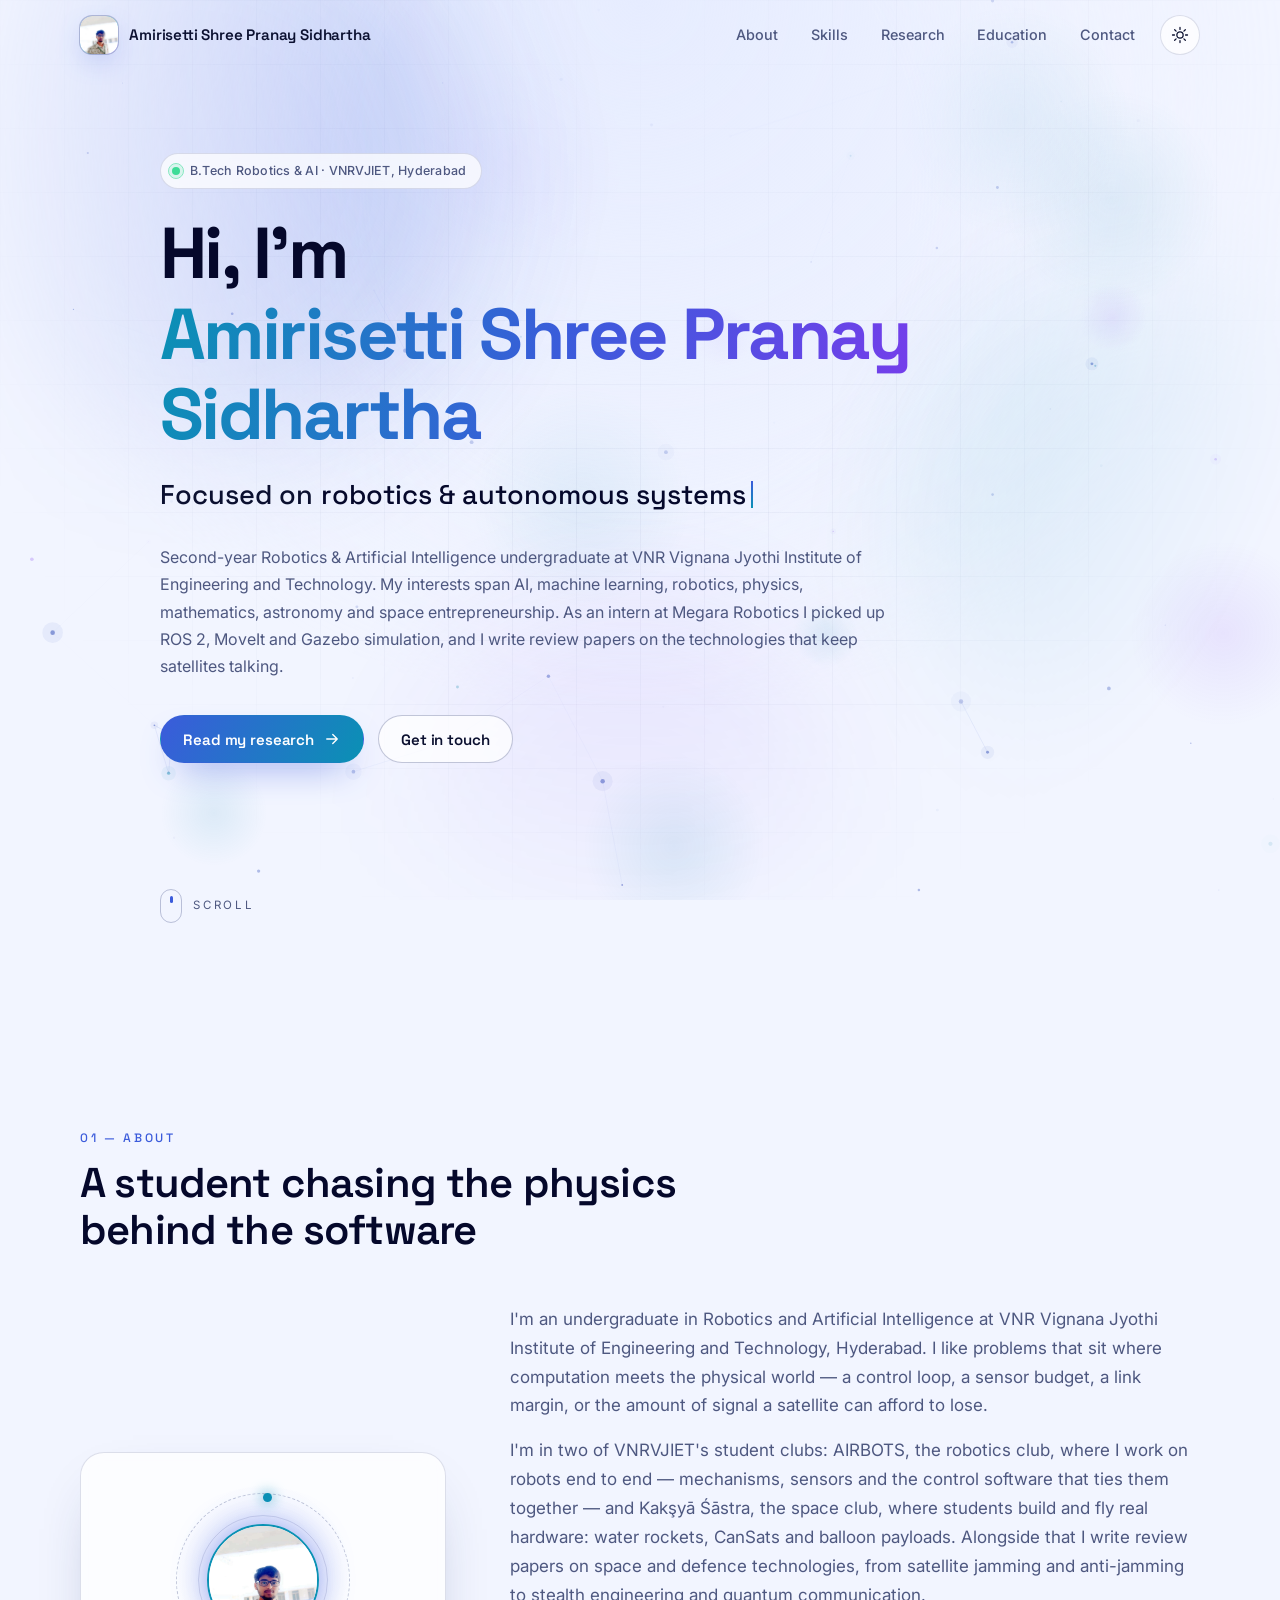
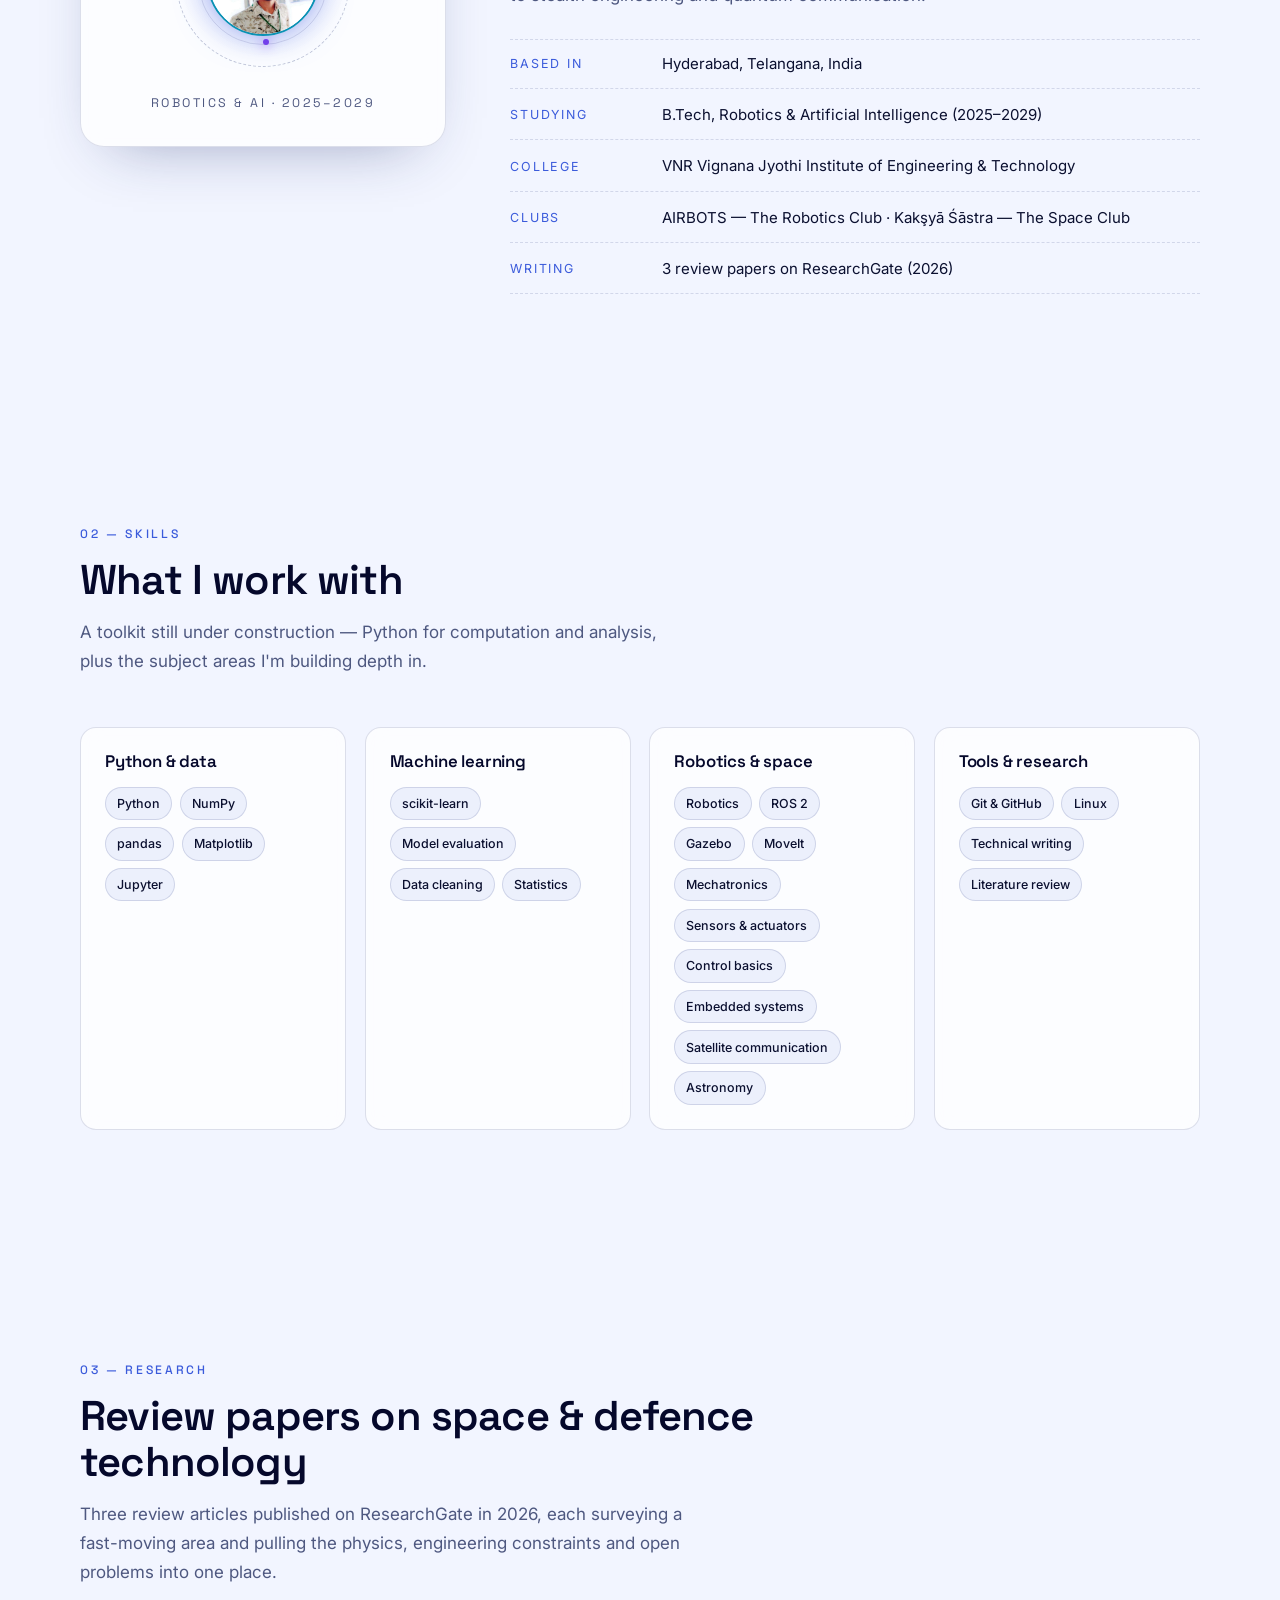
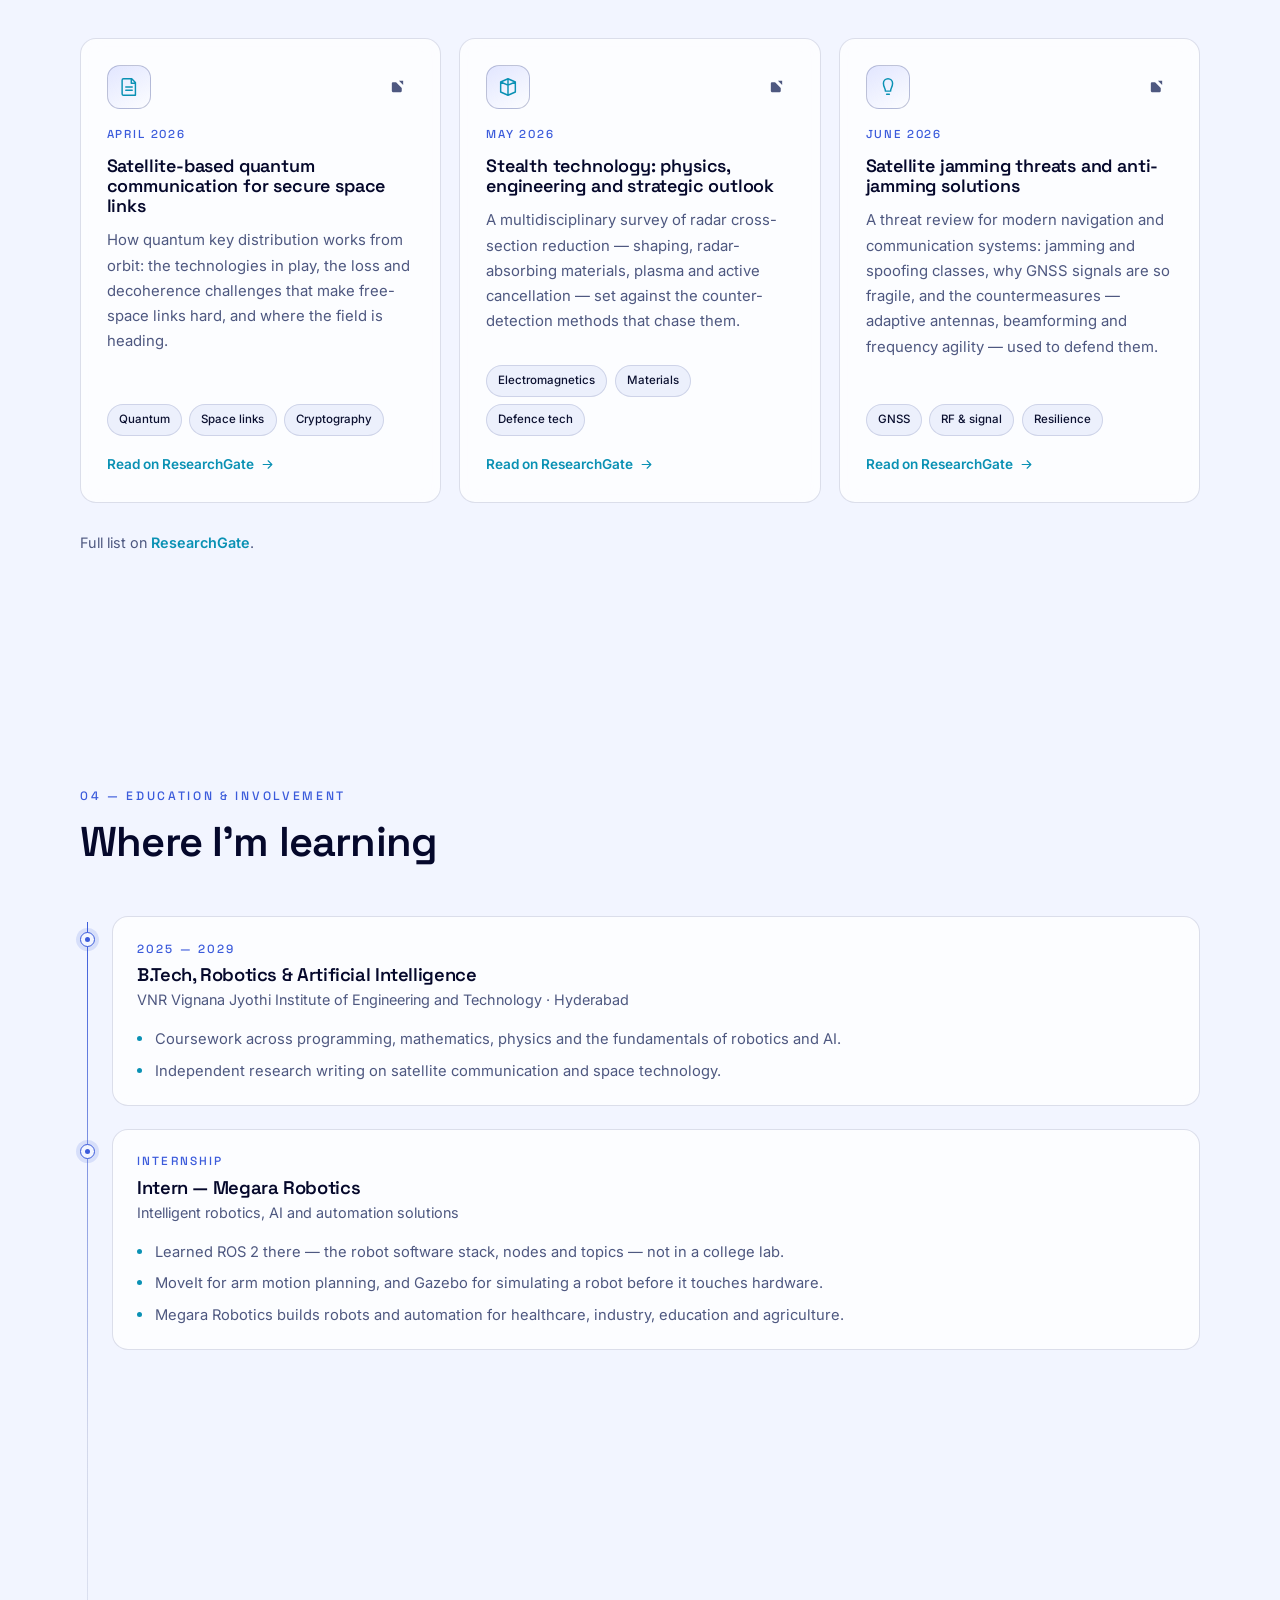
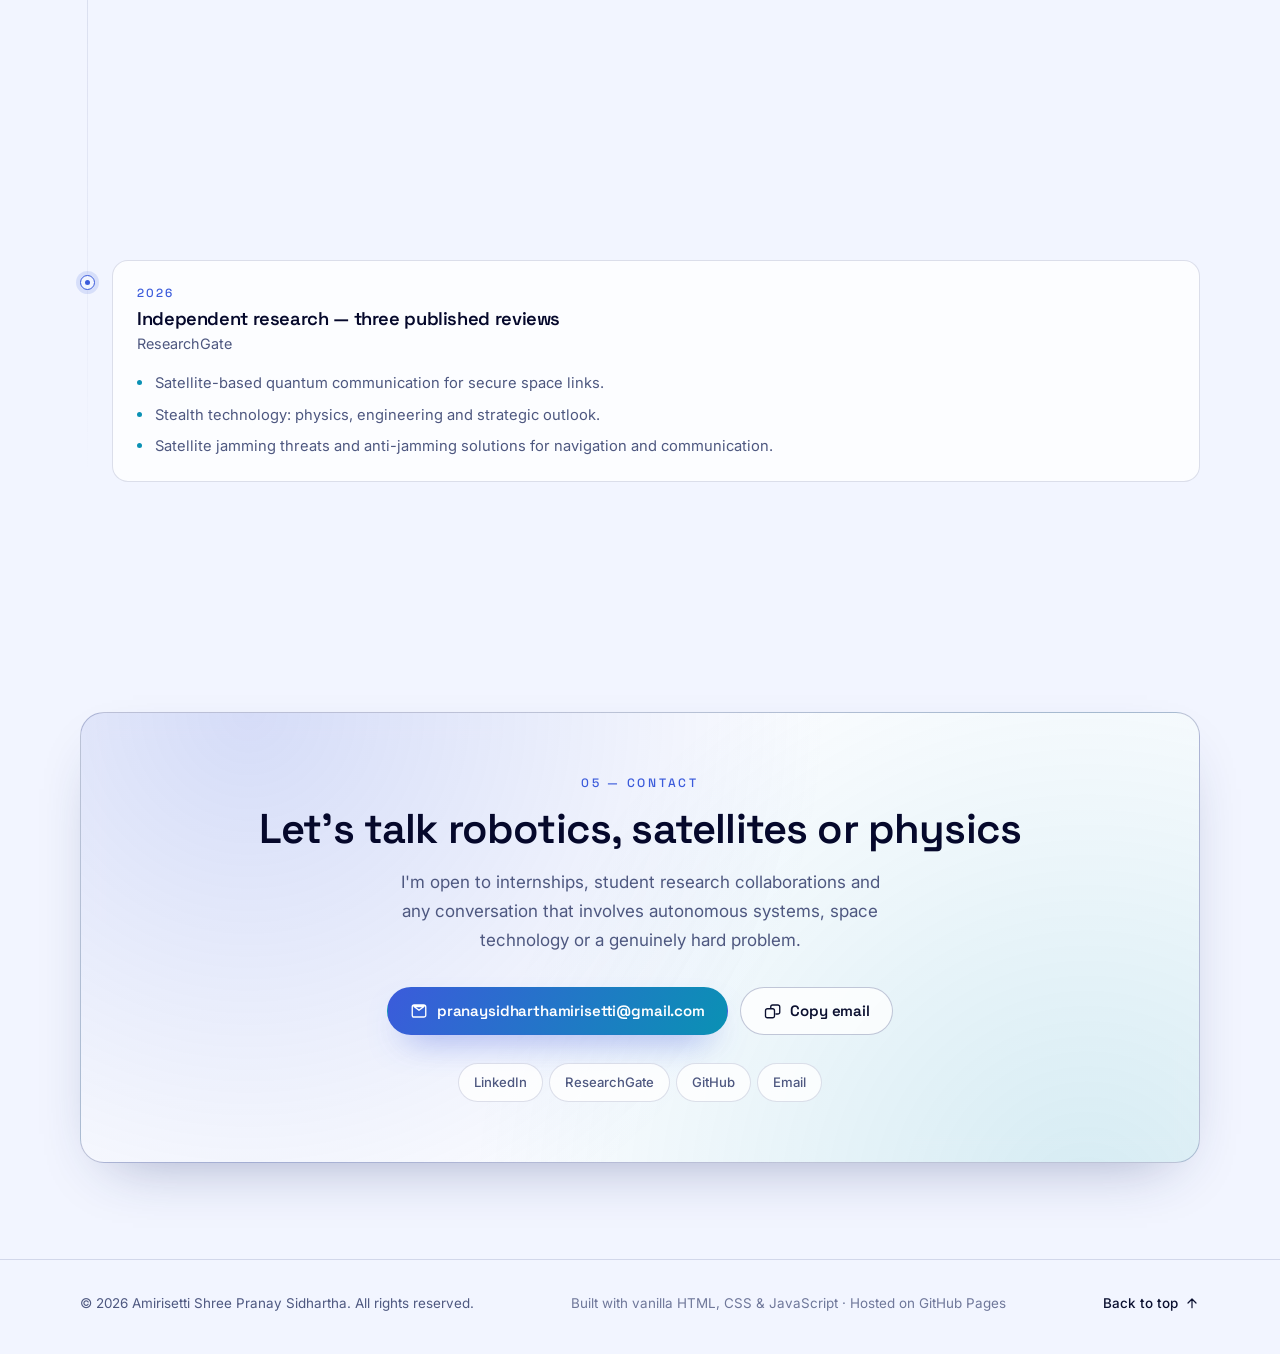
<file: index.html>
<!DOCTYPE html>
<html lang="en" data-theme="dark">
<head>
  <meta charset="utf-8" />
  <meta name="viewport" content="width=device-width, initial-scale=1" />

  <title>Amirisetti Shree Pranay Sidhartha | Robotics &amp; AI</title>
  <meta name="description" content="Amirisetti Shree Pranay Sidhartha — B.Tech Robotics & Artificial Intelligence student at VNRVJIET, Hyderabad. Research on satellite communication, stealth technology and quantum links. Member of AIRBOTS Robotics Club and Kakşyā Śāstra." />
  <meta name="author" content="Amirisetti Shree Pranay Sidhartha" />
  <meta name="theme-color" content="#05060f" />
  <meta name="color-scheme" content="dark light" />

  <!-- Open Graph / social preview -->
  <meta property="og:type" content="website" />
  <meta property="og:title" content="Amirisetti Shree Pranay Sidhartha | Robotics & AI" />
  <meta property="og:description" content="Robotics & AI undergraduate at VNRVJIET, Hyderabad. Space-systems research, member of AIRBOTS Robotics Club and Kakşyā Śāstra." />
  <meta property="og:url" content="./" />
  <meta name="twitter:card" content="summary_large_image" />
  <meta name="twitter:title" content="Amirisetti Shree Pranay Sidhartha | Robotics & AI" />
  <meta name="twitter:description" content="Robotics & AI undergraduate at VNRVJIET, Hyderabad. Space-systems research, member of AIRBOTS Robotics Club and Kakşyā Śāstra." />

  <link rel="icon" href="assets/favicon.svg" type="image/svg+xml" />
  <link rel="apple-touch-icon" href="assets/favicon.svg" />

  <link rel="preconnect" href="https://fonts.googleapis.com" />
  <link rel="preconnect" href="https://fonts.gstatic.com" crossorigin />
  <link href="https://fonts.googleapis.com/css2?family=Space+Grotesk:wght@400;500;600;700&family=Inter:wght@400;500;600&display=swap" rel="stylesheet" />

  <link rel="stylesheet" href="assets/css/styles.css" />

  <script>
    // Apply the saved theme before first paint to avoid a flash of the wrong theme.
    (function () {
      try {
        var saved = localStorage.getItem("theme");
        var prefersLight = window.matchMedia("(prefers-color-scheme: light)").matches;
        document.documentElement.setAttribute("data-theme", saved || (prefersLight ? "light" : "dark"));
      } catch (e) { /* localStorage unavailable - keep default */ }
    })();
  </script>

  <script type="application/ld+json">
    {
      "@context": "https://schema.org",
      "@type": "Person",
      "name": "Amirisetti Shree Pranay Sidhartha",
      "jobTitle": "Robotics & Artificial Intelligence Undergraduate",
      "affiliation": {
        "@type": "CollegeOrUniversity",
        "name": "VNR Vignana Jyothi Institute of Engineering and Technology"
      },
      "memberOf": [
        {
          "@type": "Organization",
          "name": "AIRBOTS — The Robotics Club of VNRVJIET"
        },
        {
          "@type": "Organization",
          "name": "Kakşyā Śāstra — The Space Club of VNRVJIET"
        }
      ],
      "url": "./",
      "sameAs": [
        "https://www.linkedin.com/in/shreepranaysidharthaamirisetti292007",
        "https://github.com/pranaysidharthamirisetti-cyber",
        "https://www.researchgate.net/profile/Amirisetti-Sidhartha"
      ],
      "knowsAbout": ["Artificial Intelligence", "Machine Learning", "Robotics", "ROS 2", "Gazebo simulation", "MoveIt motion planning", "Astronomy", "Space Systems", "Physics", "Mathematics"]
    }
  </script>
</head>
<body>
  <a class="skip-link" href="#main">Skip to content</a>

  <!-- Live space background -->
  <canvas id="space" class="space-canvas" aria-hidden="true"></canvas>
  <div class="aurora" aria-hidden="true">
    <span class="orb orb-1"></span>
    <span class="orb orb-2"></span>
    <span class="orb orb-3"></span>
  </div>
  <div class="scroll-progress" aria-hidden="true"><span id="progressBar"></span></div>

  <header class="site-header" id="top">
    <nav class="nav container" aria-label="Primary">
      <a class="brand" href="#top" aria-label="Amirisetti Shree Pranay Sidhartha - home">
        <span class="brand-mark" aria-hidden="true"><img class="brand-avatar" src="assets/myphoto.jpeg" alt="" /></span>
        <span class="brand-text">Amirisetti Shree Pranay Sidhartha</span>
      </a>

      <button class="nav-toggle" id="navToggle" aria-expanded="false" aria-controls="navLinks" aria-label="Toggle navigation">
        <span></span><span></span><span></span>
      </button>

      <ul class="nav-links" id="navLinks">
        <li><a href="#about" class="nav-link">About</a></li>
        <li><a href="#skills" class="nav-link">Skills</a></li>
        <li><a href="#research" class="nav-link">Research</a></li>
        <li><a href="#education" class="nav-link">Education</a></li>
        <li><a href="#contact" class="nav-link">Contact</a></li>
        <li>
          <button class="theme-toggle" id="themeToggle" type="button" aria-label="Switch to light theme" aria-pressed="false">
            <svg class="icon-moon" viewBox="0 0 24 24" aria-hidden="true" focusable="false">
              <path d="M21 12.8A9 9 0 1 1 11.2 3a7 7 0 0 0 9.8 9.8Z" />
            </svg>
            <svg class="icon-sun" viewBox="0 0 24 24" aria-hidden="true" focusable="false">
              <circle cx="12" cy="12" r="4.2" />
              <path d="M12 2v2.6M12 19.4V22M2 12h2.6M19.4 12H22M4.9 4.9l1.9 1.9M17.2 17.2l1.9 1.9M19.1 4.9l-1.9 1.9M6.8 17.2l-1.9 1.9" />
            </svg>
          </button>
        </li>
      </ul>
    </nav>
  </header>

  <main id="main">
    <!-- ================= HERO ================= -->
    <section class="hero" id="home">
      <div class="container hero-inner">
        <p class="eyebrow reveal">
          <span class="pulse-dot" aria-hidden="true"></span>
          <span data-edit="Hero — small line above your name">B.Tech Robotics &amp; AI · VNRVJIET, Hyderabad</span>
        </p>

        <h1 class="hero-title reveal">
          Hi, I'm <span class="gradient-text" data-edit="Hero — your name (new line = line break)" data-edit-breaks="1">Amirisetti Shree Pranay Sidhartha</span>
        </h1>

        <p class="hero-role reveal">
          <span class="role-prefix">Focused on</span>
          <span class="role-swap" aria-live="polite">
            <span class="role-word is-active" data-edit="Hero — rotating phrase 1">robotics &amp; autonomous systems</span>
            <span class="role-word" data-edit="Hero — rotating phrase 2">AI &amp; machine learning</span>
            <span class="role-word" data-edit="Hero — rotating phrase 3">space systems &amp; satellite links</span>
            <span class="role-word" data-edit="Hero — rotating phrase 4">physics-informed engineering</span>
          </span>
        </p>

        <p class="hero-copy reveal" data-edit="Hero — intro paragraph">
          Second-year Robotics &amp; Artificial Intelligence undergraduate at VNR Vignana Jyothi
          Institute of Engineering and Technology. My interests span AI, machine learning, robotics,
          physics, mathematics, astronomy and space entrepreneurship. As an intern at Megara Robotics
          I picked up ROS 2, MoveIt and Gazebo simulation, and I write review papers on the
          technologies that keep satellites talking.
        </p>

        <div class="hero-actions reveal">
          <a class="btn btn-primary" href="#research">
            <span data-edit="Hero — main button label">Read my research</span>
            <svg viewBox="0 0 24 24" aria-hidden="true"><path d="M5 12h13M13 6l6 6-6 6" /></svg>
          </a>
          <a class="btn btn-ghost" href="#contact">
            <span data-edit="Hero — second button label">Get in touch</span>
          </a>
        </div>

        <ul class="social-row reveal" aria-label="Social links">
          <li>
            <a href="https://github.com/pranaysidharthamirisetti-cyber" data-edit-url="GitHub profile" target="_blank" rel="noopener noreferrer" aria-label="GitHub">
              <svg viewBox="0 0 24 24" aria-hidden="true"><path d="M12 2a10 10 0 0 0-3.16 19.49c.5.09.68-.22.68-.48v-1.7c-2.78.6-3.37-1.34-3.37-1.34-.45-1.16-1.11-1.47-1.11-1.47-.9-.62.07-.6.07-.6 1 .07 1.53 1.03 1.53 1.03.89 1.53 2.34 1.09 2.91.83.09-.65.35-1.09.63-1.34-2.22-.25-4.56-1.11-4.56-4.95 0-1.09.39-1.99 1.03-2.69-.1-.25-.45-1.27.1-2.65 0 0 .84-.27 2.75 1.03a9.4 9.4 0 0 1 5 0c1.91-1.3 2.75-1.03 2.75-1.03.55 1.38.2 2.4.1 2.65.64.7 1.03 1.6 1.03 2.69 0 3.85-2.35 4.7-4.58 4.94.36.31.68.92.68 1.86v2.75c0 .27.18.58.69.48A10 10 0 0 0 12 2Z" /></svg>
            </a>
          </li>
          <li>
            <a href="https://www.linkedin.com/in/shreepranaysidharthaamirisetti292007" data-edit-url="LinkedIn profile" target="_blank" rel="noopener noreferrer" aria-label="LinkedIn">
              <svg viewBox="0 0 24 24" aria-hidden="true"><path d="M4.98 3.5a2.5 2.5 0 1 1 0 5 2.5 2.5 0 0 1 0-5ZM3 9h4v12H3V9Zm7 0h3.8v1.7h.05c.53-1 1.83-2.05 3.77-2.05C21.3 8.65 22 10.6 22 13.6V21h-4v-6.6c0-1.6-.6-2.7-2-2.7-1.15 0-1.85.78-2.15 1.53-.1.27-.13.65-.13 1.03V21h-4V9Z" /></svg>
            </a>
          </li>
          <li>
            <a href="https://www.researchgate.net/profile/Amirisetti-Sidhartha" data-edit-url="ResearchGate profile" target="_blank" rel="noopener noreferrer" aria-label="ResearchGate">
              <svg viewBox="0 0 24 24" aria-hidden="true"><path d="M6 3h9l4 4v14H6a1.5 1.5 0 0 1-1.5-1.5v-15A1.5 1.5 0 0 1 6 3Zm8.5.9V8h4.1M8.5 12h7M8.5 15.5h7" /></svg>
            </a>
          </li>
          <li>
            <a href="mailto:pranaysidharthamirisetti@gmail.com" aria-label="Email">
              <svg viewBox="0 0 24 24" aria-hidden="true"><path d="M3 6.5A2.5 2.5 0 0 1 5.5 4h13A2.5 2.5 0 0 1 21 6.5v11a2.5 2.5 0 0 1-2.5 2.5h-13A2.5 2.5 0 0 1 3 17.5v-11Zm2.3-.5 6.7 5 6.7-5H5.3Z" /></svg>
            </a>
          </li>
        </ul>

        <a class="scroll-cue" href="#about" aria-label="Scroll to about section">
          <span class="mouse"><span class="wheel"></span></span>
          <span class="scroll-cue-text">Scroll</span>
        </a>
      </div>
    </section>

    <!-- ================= ABOUT ================= -->
    <section class="section" id="about">
      <div class="container">
        <header class="section-head reveal">
          <p class="section-kicker" data-edit="About — small heading">01 — About</p>
          <h2 class="section-title" data-edit="About — heading">A student chasing the physics behind the software</h2>
        </header>

        <div class="about-grid">
          <div class="about-card reveal">
            <div class="orbit-frame">
              <span class="orbit-ring ring-1"></span>
              <span class="orbit-ring ring-2"></span>
              <span class="orbit-dot dot-1"></span>
              <span class="orbit-dot dot-2"></span>
              <img class="portrait" src="assets/myphoto.jpeg" alt="Photo of Amirisetti Shree Pranay Sidhartha" loading="lazy" />
            </div>
            <p class="about-card-caption" data-edit="About — caption under the portrait">Robotics &amp; AI · 2025–2029</p>
          </div>

          <div class="about-body reveal">
            <p data-edit="About — paragraph 1">
              I'm an undergraduate in Robotics and Artificial Intelligence at VNR Vignana Jyothi
              Institute of Engineering and Technology, Hyderabad. I like problems that sit where
              computation meets the physical world — a control loop, a sensor budget, a link margin,
              or the amount of signal a satellite can afford to lose.
            </p>
            <p data-edit="About — paragraph 2">
              I'm in two of VNRVJIET's student clubs: AIRBOTS, the robotics club, where I work on
              robots end to end — mechanisms, sensors and the control software that ties them
              together — and Kakşyā Śāstra, the space club, where students build and fly real
              hardware: water rockets, CanSats and balloon payloads. Alongside that I write review
              papers on space and defence technologies, from satellite jamming and anti-jamming to
              stealth engineering and quantum communication.
            </p>

            <ul class="fact-list">
              <li>
                <span class="fact-label">Based in</span>
                <span class="fact-value" data-edit="About — fact 1 value">Hyderabad, Telangana, India</span>
              </li>
              <li>
                <span class="fact-label">Studying</span>
                <span class="fact-value" data-edit="About — fact 2 value">B.Tech, Robotics &amp; Artificial Intelligence (2025–2029)</span>
              </li>
              <li>
                <span class="fact-label">College</span>
                <span class="fact-value" data-edit="About — fact 3 value">VNR Vignana Jyothi Institute of Engineering &amp; Technology</span>
              </li>
              <li>
                <span class="fact-label">Clubs</span>
                <span class="fact-value" data-edit="About — fact 4 value">AIRBOTS — The Robotics Club · Kakşyā Śāstra — The Space Club</span>
              </li>
              <li>
                <span class="fact-label">Writing</span>
                <span class="fact-value" data-edit="About — fact 5 value">3 review papers on ResearchGate (2026)</span>
              </li>
            </ul>
          </div>
        </div>
      </div>
    </section>

    <!-- ================= SKILLS ================= -->
    <section class="section" id="skills">
      <div class="container">
        <header class="section-head reveal">
          <p class="section-kicker" data-edit="Skills — small heading">02 — Skills</p>
          <h2 class="section-title" data-edit="Skills — heading">What I work with</h2>
          <p class="section-sub" data-edit="Skills — subheading">A toolkit still under construction — Python for computation and analysis, plus the subject areas I'm building depth in.</p>
        </header>

        <div class="card-grid skills-grid">
          <article class="card skill-card reveal">
            <h3 class="card-title" data-edit="Skills — group 1 title">Python &amp; data</h3>
            <ul class="chip-list" data-edit-items="Skills — group 1 items">
              <li class="chip">Python</li>
              <li class="chip">NumPy</li>
              <li class="chip">pandas</li>
              <li class="chip">Matplotlib</li>
              <li class="chip">Jupyter</li>
            </ul>
          </article>

          <article class="card skill-card reveal">
            <h3 class="card-title" data-edit="Skills — group 2 title">Machine learning</h3>
            <ul class="chip-list" data-edit-items="Skills — group 2 items">
              <li class="chip">scikit-learn</li>
              <li class="chip">Model evaluation</li>
              <li class="chip">Data cleaning</li>
              <li class="chip">Statistics</li>
            </ul>
          </article>

          <article class="card skill-card reveal">
            <h3 class="card-title" data-edit="Skills — group 3 title">Robotics &amp; space</h3>
            <ul class="chip-list" data-edit-items="Skills — group 3 items">
              <li class="chip">Robotics</li>
              <li class="chip">ROS 2</li>
              <li class="chip">Gazebo</li>
              <li class="chip">MoveIt</li>
              <li class="chip">Mechatronics</li>
              <li class="chip">Sensors &amp; actuators</li>
              <li class="chip">Control basics</li>
              <li class="chip">Embedded systems</li>
              <li class="chip">Satellite communication</li>
              <li class="chip">Astronomy</li>
            </ul>
          </article>

          <article class="card skill-card reveal">
            <h3 class="card-title" data-edit="Skills — group 4 title">Tools &amp; research</h3>
            <ul class="chip-list" data-edit-items="Skills — group 4 items">
              <li class="chip">Git &amp; GitHub</li>
              <li class="chip">Linux</li>
              <li class="chip">Technical writing</li>
              <li class="chip">Literature review</li>
            </ul>
          </article>
        </div>
      </div>
    </section>

    <!-- ================= RESEARCH ================= -->
    <section class="section" id="research">
      <div class="container">
        <header class="section-head reveal">
          <p class="section-kicker" data-edit="Research — small heading">03 — Research</p>
          <h2 class="section-title" data-edit="Research — heading">Review papers on space &amp; defence technology</h2>
          <p class="section-sub" data-edit="Research — subheading">
            Three review articles published on ResearchGate in 2026, each surveying a fast-moving area
            and pulling the physics, engineering constraints and open problems into one place.
          </p>
        </header>

        <div class="card-grid project-grid">
          <article class="card project-card reveal">
            <div class="project-top">
              <span class="project-icon" aria-hidden="true">
                <svg viewBox="0 0 24 24"><path d="M6 3h9l4 4v14H6a1.5 1.5 0 0 1-1.5-1.5v-15A1.5 1.5 0 0 1 6 3Zm8.5.9V8h4.1M8.5 12h7M8.5 15.5h7" /></svg>
              </span>
              <div class="project-links">
                <a href="https://www.researchgate.net/publication/403780697_Satellite-Based_Quantum_Communication_for_Secure_Space_Links_Technologies_Challenges_and_Future_Directions" data-edit-url="Paper 1 — link" target="_blank" rel="noopener noreferrer" aria-label="Read on ResearchGate">
                  <svg viewBox="0 0 24 24" aria-hidden="true"><path d="M14 4h6v6M20 4l-8.5 8.5M18 14v4.5A1.5 1.5 0 0 1 16.5 20h-11A1.5 1.5 0 0 1 4 18.5v-11A1.5 1.5 0 0 1 5.5 6H10" /></svg>
                </a>
              </div>
            </div>
            <p class="paper-date" data-edit="Paper 1 — date">April 2026</p>
            <h3 class="card-title" data-edit="Paper 1 — title">Satellite-based quantum communication for secure space links</h3>
            <p class="card-copy" data-edit="Paper 1 — short description">
              How quantum key distribution works from orbit: the technologies in play, the loss and
              decoherence challenges that make free-space links hard, and where the field is heading.
            </p>
            <ul class="chip-list chip-list-sm" data-edit-items="Paper 1 — topics">
              <li class="chip">Quantum</li>
              <li class="chip">Space links</li>
              <li class="chip">Cryptography</li>
            </ul>
            <a class="paper-link" href="https://www.researchgate.net/publication/403780697_Satellite-Based_Quantum_Communication_for_Secure_Space_Links_Technologies_Challenges_and_Future_Directions" data-edit-url="Paper 1 — link" target="_blank" rel="noopener noreferrer">
              <span data-edit="Paper 1 — link label">Read on ResearchGate</span>
              <svg viewBox="0 0 24 24" aria-hidden="true"><path d="M5 12h13M13 6l6 6-6 6" /></svg>
            </a>
          </article>

          <article class="card project-card reveal">
            <div class="project-top">
              <span class="project-icon" aria-hidden="true">
                <svg viewBox="0 0 24 24"><path d="M12 3 4 6.5v11L12 21l8-3.5v-11L12 3Zm0 0v18M4 6.5 12 10l8-3.5" /></svg>
              </span>
              <div class="project-links">
                <a href="https://www.researchgate.net/publication/404997579_A_State-of-the-Art_Review_of_Stealth_Technology_Physics_Engineering_and_Strategic_Outlook" data-edit-url="Paper 2 — link" target="_blank" rel="noopener noreferrer" aria-label="Read on ResearchGate">
                  <svg viewBox="0 0 24 24" aria-hidden="true"><path d="M14 4h6v6M20 4l-8.5 8.5M18 14v4.5A1.5 1.5 0 0 1 16.5 20h-11A1.5 1.5 0 0 1 4 18.5v-11A1.5 1.5 0 0 1 5.5 6H10" /></svg>
                </a>
              </div>
            </div>
            <p class="paper-date" data-edit="Paper 2 — date">May 2026</p>
            <h3 class="card-title" data-edit="Paper 2 — title">Stealth technology: physics, engineering and strategic outlook</h3>
            <p class="card-copy" data-edit="Paper 2 — short description">
              A multidisciplinary survey of radar cross-section reduction — shaping, radar-absorbing
              materials, plasma and active cancellation — set against the counter-detection methods
              that chase them.
            </p>
            <ul class="chip-list chip-list-sm" data-edit-items="Paper 2 — topics">
              <li class="chip">Electromagnetics</li>
              <li class="chip">Materials</li>
              <li class="chip">Defence tech</li>
            </ul>
            <a class="paper-link" href="https://www.researchgate.net/publication/404997579_A_State-of-the-Art_Review_of_Stealth_Technology_Physics_Engineering_and_Strategic_Outlook" data-edit-url="Paper 2 — link" target="_blank" rel="noopener noreferrer">
              <span data-edit="Paper 2 — link label">Read on ResearchGate</span>
              <svg viewBox="0 0 24 24" aria-hidden="true"><path d="M5 12h13M13 6l6 6-6 6" /></svg>
            </a>
          </article>

          <article class="card project-card reveal">
            <div class="project-top">
              <span class="project-icon" aria-hidden="true">
                <svg viewBox="0 0 24 24"><path d="M12 3a5 5 0 0 1 5 5c0 4-2.2 5.5-2.2 8.5H9.2C9.2 13.5 7 12 7 8a5 5 0 0 1 5-5Zm-2.8 13.5h5.6M10.5 20h3" /></svg>
              </span>
              <div class="project-links">
                <a href="https://www.researchgate.net/publication/406301008_Review_of_Satellite_Jamming_Threats_and_Anti-Jamming_Solutions_for_Modern_Navigation_and_Communication_Systems" data-edit-url="Paper 3 — link" target="_blank" rel="noopener noreferrer" aria-label="Read on ResearchGate">
                  <svg viewBox="0 0 24 24" aria-hidden="true"><path d="M14 4h6v6M20 4l-8.5 8.5M18 14v4.5A1.5 1.5 0 0 1 16.5 20h-11A1.5 1.5 0 0 1 4 18.5v-11A1.5 1.5 0 0 1 5.5 6H10" /></svg>
                </a>
              </div>
            </div>
            <p class="paper-date" data-edit="Paper 3 — date">June 2026</p>
            <h3 class="card-title" data-edit="Paper 3 — title">Satellite jamming threats and anti-jamming solutions</h3>
            <p class="card-copy" data-edit="Paper 3 — short description">
              A threat review for modern navigation and communication systems: jamming and spoofing
              classes, why GNSS signals are so fragile, and the countermeasures — adaptive antennas,
              beamforming and frequency agility — used to defend them.
            </p>
            <ul class="chip-list chip-list-sm" data-edit-items="Paper 3 — topics">
              <li class="chip">GNSS</li>
              <li class="chip">RF &amp; signal</li>
              <li class="chip">Resilience</li>
            </ul>
            <a class="paper-link" href="https://www.researchgate.net/publication/406301008_Review_of_Satellite_Jamming_Threats_and_Anti-Jamming_Solutions_for_Modern_Navigation_and_Communication_Systems" data-edit-url="Paper 3 — link" target="_blank" rel="noopener noreferrer">
              <span data-edit="Paper 3 — link label">Read on ResearchGate</span>
              <svg viewBox="0 0 24 24" aria-hidden="true"><path d="M5 12h13M13 6l6 6-6 6" /></svg>
            </a>
          </article>
        </div>

        <p class="section-note reveal">
          Full list on
          <a href="https://www.researchgate.net/profile/Amirisetti-Sidhartha" data-edit-url="ResearchGate profile" target="_blank" rel="noopener noreferrer">ResearchGate</a>.
        </p>
      </div>
    </section>

    <!-- ================= EDUCATION ================= -->
    <section class="section" id="education">
      <div class="container">
        <header class="section-head reveal">
          <p class="section-kicker" data-edit="Education — small heading">04 — Education &amp; involvement</p>
          <h2 class="section-title" data-edit="Education — heading">Where I'm learning</h2>
        </header>

        <ol class="timeline">
          <li class="timeline-item reveal">
            <div class="timeline-marker" aria-hidden="true"></div>
            <div class="timeline-content">
              <p class="timeline-period" data-edit="Education 1 — period">2025 — 2029</p>
              <h3 class="timeline-role" data-edit="Education 1 — title">B.Tech, Robotics &amp; Artificial Intelligence</h3>
              <p class="timeline-org" data-edit="Education 1 — organisation">VNR Vignana Jyothi Institute of Engineering and Technology · Hyderabad</p>
              <ul class="timeline-points" data-edit-items="Education 1 — bullet points">
                <li>Coursework across programming, mathematics, physics and the fundamentals of robotics and AI.</li>
                <li>Independent research writing on satellite communication and space technology.</li>
              </ul>
            </div>
          </li>

          <li class="timeline-item reveal">
            <div class="timeline-marker" aria-hidden="true"></div>
            <div class="timeline-content">
              <p class="timeline-period" data-edit="Education 2 — period">Internship</p>
              <h3 class="timeline-role" data-edit="Education 2 — title">Intern — Megara Robotics</h3>
              <p class="timeline-org" data-edit="Education 2 — organisation">Intelligent robotics, AI and automation solutions</p>
              <ul class="timeline-points" data-edit-items="Education 2 — bullet points">
                <li>Learned ROS 2 there — the robot software stack, nodes and topics — not in a college lab.</li>
                <li>MoveIt for arm motion planning, and Gazebo for simulating a robot before it touches hardware.</li>
                <li>Megara Robotics builds robots and automation for healthcare, industry, education and agriculture.</li>
              </ul>
            </div>
          </li>

          <li class="timeline-item reveal">
            <div class="timeline-marker" aria-hidden="true"></div>
            <div class="timeline-content">
              <p class="timeline-period" data-edit="Education 3 — period">2026 — Present</p>
              <h3 class="timeline-role" data-edit="Education 3 — title">Member — Kakşyā Śāstra</h3>
              <p class="timeline-org" data-edit="Education 3 — organisation">The Space Club of VNRVJIET</p>
              <ul class="timeline-points" data-edit-items="Education 3 — bullet points">
                <li>Student community around space science, astrophysics and hands-on hardware builds.</li>
                <li>Club projects include water rockets, CanSats and stratospheric balloon payloads.</li>
                <li>Talks and writing on satellites, orbital systems and space entrepreneurship.</li>
              </ul>
            </div>
          </li>

          <li class="timeline-item reveal">
            <div class="timeline-marker" aria-hidden="true"></div>
            <div class="timeline-content">
              <p class="timeline-period" data-edit="Education 4 — period">Present</p>
              <h3 class="timeline-role" data-edit="Education 4 — title">Member — AIRBOTS</h3>
              <p class="timeline-org" data-edit="Education 4 — organisation">The Robotics Club of VNRVJIET</p>
              <ul class="timeline-points" data-edit-items="Education 4 — bullet points">
                <li>The club for robotics, automation and AI — mechanisms, sensors, actuators and control.</li>
                <li>Builds and challenges run with the club's members, including events with the IEEE Robotics &amp; Automation Society.</li>
                <li>Where the theory from coursework gets tested on real hardware.</li>
              </ul>
            </div>
          </li>

          <li class="timeline-item reveal">
            <div class="timeline-marker" aria-hidden="true"></div>
            <div class="timeline-content">
              <p class="timeline-period" data-edit="Education 5 — period">2026</p>
              <h3 class="timeline-role" data-edit="Education 5 — title">Independent research — three published reviews</h3>
              <p class="timeline-org" data-edit="Education 5 — organisation">ResearchGate</p>
              <ul class="timeline-points" data-edit-items="Education 5 — bullet points">
                <li>Satellite-based quantum communication for secure space links.</li>
                <li>Stealth technology: physics, engineering and strategic outlook.</li>
                <li>Satellite jamming threats and anti-jamming solutions for navigation and communication.</li>
              </ul>
            </div>
          </li>
        </ol>
      </div>
    </section>

    <!-- ================= CONTACT ================= -->
    <section class="section section-contact" id="contact">
      <div class="container">
        <div class="contact-panel reveal">
          <p class="section-kicker" data-edit="Contact — small heading">05 — Contact</p>
          <h2 class="section-title" data-edit="Contact — heading">Let's talk robotics, satellites or physics</h2>
          <p class="contact-copy" data-edit="Contact — paragraph">
            I'm open to internships, student research collaborations and any conversation that
            involves autonomous systems, space technology or a genuinely hard problem.
          </p>

          <div class="contact-actions">
            <a class="btn btn-primary" href="mailto:pranaysidharthamirisetti@gmail.com">
              <svg viewBox="0 0 24 24" aria-hidden="true"><path d="M3 6.5A2.5 2.5 0 0 1 5.5 4h13A2.5 2.5 0 0 1 21 6.5v11a2.5 2.5 0 0 1-2.5 2.5h-13A2.5 2.5 0 0 1 3 17.5v-11Zm2.3-.5 6.7 5 6.7-5H5.3Z" /></svg>
              <span data-email-text>pranaysidharthamirisetti@gmail.com</span>
            </a>
            <button class="btn btn-ghost" id="copyEmail" data-email="pranaysidharthamirisetti@gmail.com" type="button">
              <svg viewBox="0 0 24 24" aria-hidden="true"><path d="M9 9V6.5A2.5 2.5 0 0 1 11.5 4h7A2.5 2.5 0 0 1 21 6.5v7a2.5 2.5 0 0 1-2.5 2.5H16M4.5 9h7A2.5 2.5 0 0 1 14 11.5v7A2.5 2.5 0 0 1 11.5 21h-7A2.5 2.5 0 0 1 2 18.5v-7A2.5 2.5 0 0 1 4.5 9Z" /></svg>
              <span class="copy-label">Copy email</span>
            </button>
          </div>

          <ul class="social-row contact-socials" aria-label="Social links">
            <li><a href="https://www.linkedin.com/in/shreepranaysidharthaamirisetti292007" data-edit-url="LinkedIn profile" target="_blank" rel="noopener noreferrer">LinkedIn</a></li>
            <li><a href="https://www.researchgate.net/profile/Amirisetti-Sidhartha" data-edit-url="ResearchGate profile" target="_blank" rel="noopener noreferrer">ResearchGate</a></li>
            <li><a href="https://github.com/pranaysidharthamirisetti-cyber" data-edit-url="GitHub profile" target="_blank" rel="noopener noreferrer">GitHub</a></li>
            <li><a href="mailto:pranaysidharthamirisetti@gmail.com">Email</a></li>
          </ul>
        </div>
      </div>
    </section>
  </main>

  <footer class="site-footer">
    <div class="container footer-inner">
      <p>&copy; <span id="year">2026</span> <span data-edit="Footer — your name">Amirisetti Shree Pranay Sidhartha</span>. All rights reserved.</p>
      <p class="footer-meta">Built with vanilla HTML, CSS &amp; JavaScript · Hosted on GitHub Pages</p>
      <a class="back-to-top" href="#top">
        Back to top
        <svg viewBox="0 0 24 24" aria-hidden="true"><path d="M12 19V6M6 12l6-6 6 6" /></svg>
      </a>
    </div>
  </footer>

  <script src="assets/js/space.js" defer></script>
  <script src="assets/js/main.js" defer></script>
</body>
</html>
</file>
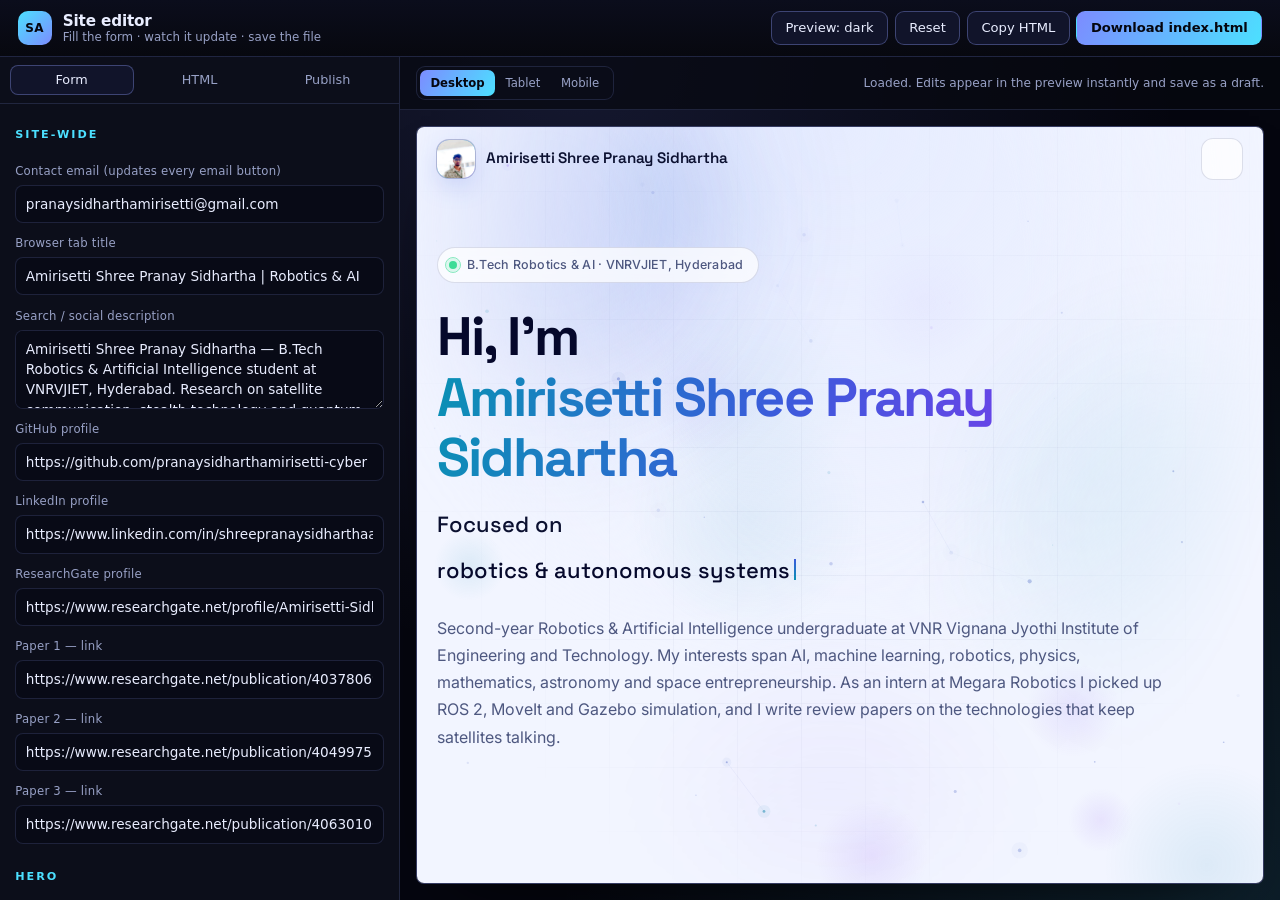
<file: editor.html>
<!DOCTYPE html>
<html lang="en" data-theme="dark">
<head>
  <meta charset="utf-8" />
  <meta name="viewport" content="width=device-width, initial-scale=1" />
  <title>Site editor · Amirisetti Shree Pranay Sidhartha</title>
  <meta name="robots" content="noindex, nofollow" />
  <meta name="theme-color" content="#07080f" />
  <link rel="icon" href="assets/favicon.svg" type="image/svg+xml" />
  <link rel="stylesheet" href="assets/css/editor.css" />
</head>
<body class="ed-shell">
  <header class="ed-header">
    <div class="ed-brand">
      <span class="ed-brand-mark">SA</span>
      <div class="ed-brand-text">
        <strong>Site editor</strong>
        <span>Fill the form · watch it update · save the file</span>
      </div>
    </div>

    <div class="ed-header-actions">
      <button class="ed-btn" id="edTheme" type="button" title="Toggle preview theme">Dark preview</button>
      <button class="ed-btn" id="edReset" type="button">Reset</button>
      <button class="ed-btn" id="edCopy" type="button">Copy HTML</button>
      <button class="ed-btn ed-btn-primary" id="edDownload" type="button">Download index.html</button>
    </div>
  </header>

  <main class="ed-main">
    <aside class="ed-panel" aria-label="Editor">
      <div class="ed-tabs" role="tablist">
        <button class="ed-tab is-active" id="tabForm" data-pane="paneForm" role="tab" aria-selected="true">Form</button>
        <button class="ed-tab" id="tabHtml" data-pane="paneHtml" role="tab" aria-selected="false">HTML</button>
        <button class="ed-tab" id="tabPublish" data-pane="panePublish" role="tab" aria-selected="false">Publish</button>
      </div>

      <!-- ---------------- FORM ---------------- -->
      <div class="ed-pane" id="paneForm">
        <div class="ed-draft" id="edDraft" hidden>
          <p>You have unsaved edits from an earlier session.</p>
          <div class="ed-draft-actions">
            <button class="ed-btn ed-btn-small ed-btn-primary" id="edRestore" type="button">Restore draft</button>
            <button class="ed-btn ed-btn-small" id="edDiscard" type="button">Discard</button>
          </div>
        </div>

        <form class="ed-form" id="edForm" autocomplete="off"></form>

        <div class="ed-panel-foot">
          <label class="ed-file">
            Import an index.html
            <input type="file" id="edImport" accept=".html,text/html" />
          </label>
          <p class="ed-hint">
            Nothing is uploaded anywhere until you press Publish. Edits stay in this browser as a draft.
          </p>
        </div>
      </div>

      <!-- ---------------- HTML ---------------- -->
      <div class="ed-pane" id="paneHtml" hidden>
        <p class="ed-hint">
          Advanced: the full page source. Edit carefully, then Apply. Anything you break here is
          recoverable with Reset.
        </p>
        <textarea class="ed-code" id="edHtml" spellcheck="false" wrap="off"></textarea>
        <button class="ed-btn ed-btn-primary" id="edApplyHtml" type="button">Apply HTML</button>
      </div>

      <!-- ---------------- PUBLISH ---------------- -->
      <div class="ed-pane" id="panePublish" hidden>
        <p class="ed-hint">
          Publishes this page straight to your GitHub repository through the GitHub API, which then
          redeploys your GitHub Pages site. Create a <strong>fine-grained personal access token</strong>
          with <em>Contents: Read and write</em> on this one repository.
        </p>

        <label class="ed-field">
          <span class="ed-label">Access token</span>
          <input type="password" id="pubToken" placeholder="github_pat_..." />
        </label>
        <label class="ed-check">
          <input type="checkbox" id="pubRemember" />
          <span>Remember the token on this device (stored in localStorage — only do this on your own machine)</span>
        </label>

        <div class="ed-row">
          <label class="ed-field">
            <span class="ed-label">Owner</span>
            <input type="text" id="pubOwner" value="pranaysidharthamirisetti-cyber" placeholder="pranaysidharthamirisetti-cyber" />
          </label>
          <label class="ed-field">
            <span class="ed-label">Repository</span>
            <input type="text" id="pubRepo" value="pranaysidharthamirisetti-cyber.github.io" placeholder="pranaysidharthamirisetti-cyber.github.io" />
          </label>
        </div>

        <div class="ed-row">
          <label class="ed-field">
            <span class="ed-label">Branch</span>
            <input type="text" id="pubBranch" value="main" placeholder="main" />
          </label>
          <label class="ed-field">
            <span class="ed-label">Commit message</span>
            <input type="text" id="pubMessage" placeholder="Update site content" />
          </label>
        </div>

        <button class="ed-btn ed-btn-primary" id="pubButton" type="button">Publish to GitHub</button>
        <p class="ed-status" id="pubStatus"></p>
      </div>
    </aside>

    <section class="ed-preview" aria-label="Live preview">
      <div class="ed-preview-bar">
        <div class="ed-viewport" role="group" aria-label="Preview width">
          <button class="ed-vp is-active" data-view="desktop" type="button">Desktop</button>
          <button class="ed-vp" data-view="tablet" type="button">Tablet</button>
          <button class="ed-vp" data-view="mobile" type="button">Mobile</button>
        </div>
        <p class="ed-status" id="edStatus">Loading index.html…</p>
      </div>

      <div class="ed-frame-wrap" data-view="desktop">
        <iframe id="edPreview" title="Live preview of your site"></iframe>
      </div>
    </section>
  </main>

  <script src="assets/js/editor.js" defer></script>
</body>
</html>
</file>
<file: assets/css/styles.css>
/* =========================================================================
   Sidharth Amirisetti — personal site
   Vanilla CSS. Two themes driven by [data-theme] on <html>.
   ========================================================================= */

/* ------------------------------ Tokens ---------------------------------- */
:root {
  --font-display: "Space Grotesk", "Segoe UI", system-ui, -apple-system, sans-serif;
  --font-body: "Inter", "Segoe UI", system-ui, -apple-system, sans-serif;

  --max-width: 1120px;
  --radius-sm: 10px;
  --radius: 16px;
  --radius-lg: 24px;
  --header-h: 72px;

  --ease: cubic-bezier(0.22, 1, 0.36, 1);
  --speed: 0.5s;
}

/* Dark: deep space */
[data-theme="dark"] {
  color-scheme: dark;
  --bg: #05060f;
  --bg-glow: #0b1024;
  --text: #e9edff;
  --text-strong: #ffffff;
  --muted: #98a1c6;
  --line: rgba(146, 162, 255, 0.16);
  --line-strong: rgba(146, 162, 255, 0.32);

  --surface: rgba(255, 255, 255, 0.045);
  --surface-hover: rgba(255, 255, 255, 0.075);
  --surface-solid: #0a0d1c;

  --accent: #7c8cff;
  --accent-2: #4ce0ff;
  --accent-3: #b07cff;
  --accent-contrast: #05060f;

  --shadow: 0 24px 60px -30px rgba(0, 0, 0, 0.9);
  --orb-1: rgba(124, 140, 255, 0.28);
  --orb-2: rgba(76, 224, 255, 0.18);
  --orb-3: rgba(176, 124, 255, 0.2);
  --grid-line: rgba(146, 162, 255, 0.055);
}

/* Light: daylight over the atmosphere */
[data-theme="light"] {
  color-scheme: light;
  --bg: #f2f5ff;
  --bg-glow: #e6ecff;
  --text: #0b1030;
  --text-strong: #05082b;
  --muted: #4e5880;
  --line: rgba(24, 40, 105, 0.14);
  --line-strong: rgba(24, 40, 105, 0.26);

  --surface: rgba(255, 255, 255, 0.74);
  --surface-hover: rgba(255, 255, 255, 0.95);
  --surface-solid: #ffffff;

  --accent: #3b5bdb;
  --accent-2: #0a91b4;
  --accent-3: #7c3aed;
  --accent-contrast: #ffffff;

  --shadow: 0 24px 60px -32px rgba(28, 44, 105, 0.45);
  --orb-1: rgba(59, 91, 219, 0.22);
  --orb-2: rgba(10, 145, 180, 0.16);
  --orb-3: rgba(124, 58, 237, 0.14);
  --grid-line: rgba(24, 40, 105, 0.06);
}

/* ------------------------------ Reset ----------------------------------- */
*,
*::before,
*::after { box-sizing: border-box; }

html {
  scroll-behavior: smooth;
  scroll-padding-top: calc(var(--header-h) + 16px);
  -webkit-text-size-adjust: 100%;
}

body {
  margin: 0;
  min-height: 100%;
  font-family: var(--font-body);
  font-size: clamp(15.5px, 0.55vw + 14px, 17px);
  line-height: 1.7;
  color: var(--text);
  background: var(--bg);
  overflow-x: hidden;
  transition: background-color 0.4s var(--ease), color 0.4s var(--ease);
}

h1, h2, h3, h4 {
  font-family: var(--font-display);
  color: var(--text-strong);
  line-height: 1.12;
  letter-spacing: -0.02em;
  margin: 0;
}

p { margin: 0; }
ul, ol { margin: 0; padding: 0; list-style: none; }
img, svg, canvas { display: block; max-width: 100%; }
a { color: inherit; text-decoration: none; }
button { font: inherit; color: inherit; background: none; border: 0; cursor: pointer; }

:focus-visible {
  outline: 2px solid var(--accent);
  outline-offset: 3px;
  border-radius: 6px;
}

::selection {
  background: var(--accent);
  color: var(--accent-contrast);
}

.container {
  width: min(100% - 2.5rem, var(--max-width));
  margin-inline: auto;
}

.skip-link {
  position: fixed;
  top: 8px;
  left: 8px;
  z-index: 200;
  padding: 0.6rem 1rem;
  border-radius: 999px;
  background: var(--accent);
  color: var(--accent-contrast);
  font-weight: 600;
  transform: translateY(-160%);
  transition: transform 0.25s var(--ease);
}
.skip-link:focus-visible { transform: translateY(0); }

/* --------------------------- Space backdrop ----------------------------- */
.space-canvas {
  position: fixed;
  inset: 0;
  width: 100%;
  height: 100%;
  z-index: 0;
  pointer-events: none;
}

.aurora {
  position: fixed;
  inset: 0;
  z-index: 0;
  overflow: hidden;
  pointer-events: none;
  background-image:
    radial-gradient(circle at 50% 0%, var(--bg-glow), transparent 65%),
    linear-gradient(var(--grid-line) 1px, transparent 1px),
    linear-gradient(90deg, var(--grid-line) 1px, transparent 1px);
  background-size: 100% 100%, 64px 64px, 64px 64px;
  mask-image: radial-gradient(ellipse at 50% 20%, #000 30%, transparent 78%);
  -webkit-mask-image: radial-gradient(ellipse at 50% 20%, #000 30%, transparent 78%);
}

.orb {
  position: absolute;
  border-radius: 50%;
  filter: blur(70px);
  opacity: 0.9;
  will-change: transform;
}

.orb-1 {
  width: 46vw;
  height: 46vw;
  min-width: 320px;
  min-height: 320px;
  top: -14%;
  left: -8%;
  background: var(--orb-1);
  animation: drift-a 26s var(--ease) infinite alternate;
}

.orb-2 {
  width: 38vw;
  height: 38vw;
  min-width: 280px;
  min-height: 280px;
  top: 32%;
  right: -10%;
  background: var(--orb-2);
  animation: drift-b 32s var(--ease) infinite alternate;
}

.orb-3 {
  width: 34vw;
  height: 34vw;
  min-width: 260px;
  min-height: 260px;
  bottom: -16%;
  left: 32%;
  background: var(--orb-3);
  animation: drift-c 38s var(--ease) infinite alternate;
}

@keyframes drift-a {
  from { transform: translate3d(0, 0, 0) scale(1); }
  to { transform: translate3d(9vw, 7vh, 0) scale(1.14); }
}
@keyframes drift-b {
  from { transform: translate3d(0, 0, 0) scale(1.06); }
  to { transform: translate3d(-11vw, -8vh, 0) scale(0.94); }
}
@keyframes drift-c {
  from { transform: translate3d(0, 0, 0) scale(0.96); }
  to { transform: translate3d(7vw, -10vh, 0) scale(1.1); }
}

.scroll-progress {
  position: fixed;
  inset: 0 0 auto 0;
  height: 2px;
  z-index: 60;
  background: transparent;
}
.scroll-progress span {
  display: block;
  height: 100%;
  width: 0%;
  background: linear-gradient(90deg, var(--accent), var(--accent-2), var(--accent-3));
  box-shadow: 0 0 12px var(--accent);
}

/* ------------------------------ Header ---------------------------------- */
.site-header {
  position: sticky;
  top: 0;
  z-index: 50;
  height: var(--header-h);
  display: flex;
  align-items: center;
  transition: background-color 0.35s var(--ease), border-color 0.35s var(--ease), backdrop-filter 0.35s var(--ease);
  border-bottom: 1px solid transparent;
}

.site-header.is-stuck {
  background: var(--bg);
  background: color-mix(in srgb, var(--bg) 78%, transparent);
  -webkit-backdrop-filter: blur(14px) saturate(150%);
  backdrop-filter: blur(14px) saturate(150%);
  border-bottom-color: var(--line);
}

.nav {
  display: flex;
  align-items: center;
  gap: 1.25rem;
  width: min(100% - 2.5rem, var(--max-width));
  margin-inline: auto;
}

.brand {
  display: inline-flex;
  align-items: center;
  gap: 0.7rem;
  margin-right: auto;
  font-family: var(--font-display);
  font-weight: 600;
  letter-spacing: -0.01em;
}

.brand-mark {
  display: grid;
  place-items: center;
  width: 38px;
  height: 38px;
  border-radius: 12px;
  overflow: hidden;
  font-size: 0.82rem;
  font-weight: 700;
  letter-spacing: 0.04em;
  color: var(--accent-contrast);
  background: linear-gradient(135deg, var(--accent), var(--accent-2) 55%, var(--accent-3));
  box-shadow: 0 0 0 1px var(--line-strong), 0 10px 30px -12px var(--accent);
}

.brand-avatar {
  width: 100%;
  height: 100%;
  object-fit: cover;
  object-position: 50% 30%;
}

/* The brand is one continuous name, kept on a single line. */
.brand-text {
  font-size: 0.95rem;
  line-height: 1.2;
  white-space: nowrap;
}

.nav-links {
  display: flex;
  align-items: center;
  gap: 0.35rem;
}

.nav-link {
  position: relative;
  display: inline-block;
  padding: 0.5rem 0.85rem;
  border-radius: 999px;
  font-size: 0.9rem;
  font-weight: 500;
  color: var(--muted);
  transition: color 0.25s var(--ease), background-color 0.25s var(--ease);
}
.nav-link:hover { color: var(--text-strong); background: var(--surface); }
.nav-link.is-active { color: var(--text-strong); }
.nav-link.is-active::after {
  content: "";
  position: absolute;
  left: 50%;
  bottom: 2px;
  width: 16px;
  height: 2px;
  border-radius: 2px;
  transform: translateX(-50%);
  background: linear-gradient(90deg, var(--accent), var(--accent-2));
}

.theme-toggle {
  display: grid;
  place-items: center;
  width: 40px;
  height: 40px;
  margin-left: 0.35rem;
  border-radius: 999px;
  border: 1px solid var(--line);
  background: var(--surface);
  color: var(--text);
  transition: border-color 0.25s var(--ease), transform 0.25s var(--ease), background-color 0.25s var(--ease);
}
.theme-toggle:hover { border-color: var(--line-strong); transform: translateY(-1px); }
.theme-toggle svg {
  width: 18px;
  height: 18px;
  fill: none;
  stroke: currentColor;
  stroke-width: 1.7;
  stroke-linecap: round;
  stroke-linejoin: round;
}
.theme-toggle .icon-sun { display: none; }
[data-theme="light"] .theme-toggle .icon-sun { display: block; }
[data-theme="light"] .theme-toggle .icon-moon { display: none; }

.nav-toggle {
  display: none;
  flex-direction: column;
  justify-content: center;
  gap: 5px;
  width: 42px;
  height: 42px;
  padding: 0 10px;
  border-radius: 12px;
  border: 1px solid var(--line);
  background: var(--surface);
}
.nav-toggle span {
  display: block;
  height: 1.6px;
  border-radius: 2px;
  background: var(--text);
  transition: transform 0.3s var(--ease), opacity 0.2s var(--ease);
}
.nav-toggle[aria-expanded="true"] span:nth-child(1) { transform: translateY(6.6px) rotate(45deg); }
.nav-toggle[aria-expanded="true"] span:nth-child(2) { opacity: 0; }
.nav-toggle[aria-expanded="true"] span:nth-child(3) { transform: translateY(-6.6px) rotate(-45deg); }

/* ------------------------------ Buttons --------------------------------- */
.btn {
  display: inline-flex;
  align-items: center;
  justify-content: center;
  gap: 0.55rem;
  min-height: 48px;
  padding: 0 1.4rem;
  border-radius: 999px;
  font-family: var(--font-display);
  font-size: 0.94rem;
  font-weight: 600;
  letter-spacing: -0.01em;
  border: 1px solid transparent;
  transition: transform 0.28s var(--ease), box-shadow 0.28s var(--ease),
              background-color 0.28s var(--ease), border-color 0.28s var(--ease), color 0.28s var(--ease);
}
.btn svg {
  width: 18px;
  height: 18px;
  fill: none;
  stroke: currentColor;
  stroke-width: 1.8;
  stroke-linecap: round;
  stroke-linejoin: round;
  flex: none;
}
.btn:hover { transform: translateY(-2px); }
.btn:active { transform: translateY(0); }

.btn-primary {
  color: var(--accent-contrast);
  background: linear-gradient(120deg, var(--accent), var(--accent-2));
  box-shadow: 0 16px 36px -18px var(--accent);
}
.btn-primary:hover { box-shadow: 0 22px 46px -18px var(--accent); }
.btn-primary svg path[fill] { fill: currentColor; stroke: none; }

.btn-ghost {
  color: var(--text);
  border-color: var(--line-strong);
  background: var(--surface);
}
.btn-ghost:hover { border-color: var(--accent); color: var(--text-strong); }

/* ------------------------------- Hero ----------------------------------- */
.hero {
  position: relative;
  z-index: 1;
  display: flex;
  align-items: center;
  min-height: calc(100svh - var(--header-h));
  padding: clamp(3rem, 9vh, 6rem) 0 clamp(4rem, 10vh, 7rem);
}

.hero-inner { max-width: 60rem; }

.eyebrow {
  display: inline-flex;
  align-items: center;
  gap: 0.6rem;
  padding: 0.4rem 0.9rem 0.4rem 0.7rem;
  border-radius: 999px;
  border: 1px solid var(--line);
  background: var(--surface);
  -webkit-backdrop-filter: blur(8px);
  backdrop-filter: blur(8px);
  font-size: 0.78rem;
  font-weight: 500;
  letter-spacing: 0.02em;
  color: var(--muted);
}

.pulse-dot {
  position: relative;
  width: 8px;
  height: 8px;
  border-radius: 50%;
  background: #3ddc97;
  box-shadow: 0 0 0 3px rgba(61, 220, 151, 0.16);
}
.pulse-dot::after {
  content: "";
  position: absolute;
  inset: -4px;
  border-radius: 50%;
  border: 1px solid rgba(61, 220, 151, 0.6);
  animation: ping 2.4s var(--ease) infinite;
}
@keyframes ping {
  0% { transform: scale(0.6); opacity: 0.9; }
  70%, 100% { transform: scale(1.9); opacity: 0; }
}

.hero-title {
  margin-top: 1.5rem;
  font-size: clamp(2.35rem, 6.4vw, 4.5rem);
  font-weight: 700;
  letter-spacing: -0.035em;
}

/* The name in the h1 keeps its line breaks when edited from the form. */
.hero-title .gradient-text { white-space: pre-line; }

.gradient-text {
  display: inline-block;
  background: linear-gradient(105deg, var(--accent-2), var(--accent) 42%, var(--accent-3) 82%);
  -webkit-background-clip: text;
  background-clip: text;
  color: transparent;
  -webkit-text-fill-color: transparent;
}

.hero-role {
  display: flex;
  flex-wrap: wrap;
  align-items: baseline;
  gap: 0.5rem;
  margin-top: 1.1rem;
  font-family: var(--font-display);
  font-size: clamp(1.15rem, 2.6vw, 1.7rem);
  font-weight: 500;
  color: var(--muted);
}

.role-prefix { color: var(--text); }

.role-swap {
  display: inline-grid;
  min-width: min(100%, 22ch);
}
.role-word {
  grid-area: 1 / 1;
  color: var(--text-strong);
  opacity: 0;
  transform: translateY(0.5em);
  filter: blur(6px);
  transition: opacity 0.55s var(--ease), transform 0.55s var(--ease), filter 0.55s var(--ease);
  white-space: nowrap;
}
.role-word.is-active { opacity: 1; transform: translateY(0); filter: blur(0); }
.role-word::after {
  content: "";
  display: inline-block;
  width: 2px;
  height: 1em;
  margin-left: 0.18em;
  vertical-align: -0.12em;
  background: linear-gradient(180deg, var(--accent), var(--accent-2));
  opacity: 0;
}
.role-word.is-active::after { opacity: 1; animation: caret 1.1s steps(2, start) infinite; }
@keyframes caret { 50% { opacity: 0; } }

.hero-copy {
  max-width: 46rem;
  margin-top: 1.6rem;
  font-size: clamp(1rem, 1.2vw, 1.1rem);
  color: var(--muted);
}

.hero-actions {
  display: flex;
  flex-wrap: wrap;
  gap: 0.85rem;
  margin-top: 2.2rem;
}

.social-row {
  display: flex;
  align-items: center;
  gap: 0.6rem;
  margin-top: 2.2rem;
}
.social-row a {
  display: inline-grid;
  place-items: center;
  width: 42px;
  height: 42px;
  border-radius: 999px;
  border: 1px solid var(--line);
  background: var(--surface);
  color: var(--muted);
  transition: color 0.25s var(--ease), border-color 0.25s var(--ease),
              transform 0.25s var(--ease), background-color 0.25s var(--ease);
}
.social-row a:hover {
  color: var(--text-strong);
  border-color: var(--accent);
  background: var(--surface-hover);
  transform: translateY(-2px);
}
.social-row svg { width: 19px; height: 19px; fill: currentColor; }

.scroll-cue {
  display: inline-flex;
  align-items: center;
  gap: 0.7rem;
  margin-top: 3rem;
  font-size: 0.72rem;
  letter-spacing: 0.24em;
  text-transform: uppercase;
  color: var(--muted);
  transition: color 0.25s var(--ease);
}
.scroll-cue:hover { color: var(--text-strong); }

.mouse {
  display: grid;
  justify-items: center;
  width: 22px;
  height: 34px;
  padding-top: 6px;
  border-radius: 12px;
  border: 1px solid var(--line-strong);
}
.wheel {
  width: 3px;
  height: 7px;
  border-radius: 3px;
  background: var(--accent);
  animation: wheel 1.9s var(--ease) infinite;
}
@keyframes wheel {
  0% { transform: translateY(0); opacity: 1; }
  70% { transform: translateY(10px); opacity: 0; }
  100% { transform: translateY(0); opacity: 0; }
}

/* ----------------------------- Sections --------------------------------- */
.section {
  position: relative;
  z-index: 1;
  padding: clamp(4.5rem, 9vw, 7.5rem) 0;
}

.section-head {
  max-width: 46rem;
  margin-bottom: clamp(2rem, 4vw, 3.25rem);
}

.section-kicker {
  font-family: var(--font-display);
  font-size: 0.76rem;
  font-weight: 500;
  letter-spacing: 0.22em;
  text-transform: uppercase;
  color: var(--accent);
}

.section-title {
  margin-top: 0.75rem;
  font-size: clamp(1.7rem, 3.4vw, 2.6rem);
  font-weight: 600;
}

.section-sub {
  margin-top: 0.9rem;
  color: var(--muted);
  max-width: 38rem;
}

/* ------------------------------- About ---------------------------------- */
.about-grid {
  display: grid;
  grid-template-columns: minmax(240px, 0.85fr) minmax(0, 1.6fr);
  gap: clamp(2rem, 5vw, 4rem);
  align-items: center;
}

.about-card {
  display: grid;
  justify-items: center;
  gap: 1.1rem;
  padding: 2rem 1.5rem;
  border-radius: var(--radius-lg);
  border: 1px solid var(--line);
  background: var(--surface);
  -webkit-backdrop-filter: blur(10px);
  backdrop-filter: blur(10px);
  box-shadow: var(--shadow);
}

.orbit-frame {
  position: relative;
  display: grid;
  place-items: center;
  width: 190px;
  height: 190px;
  border-radius: 50%;
  background: radial-gradient(circle at 50% 45%, rgba(124, 140, 255, 0.22), transparent 62%);
}

.orbit-ring {
  position: absolute;
  inset: 0;
  border-radius: 50%;
  border: 1px dashed var(--line-strong);
}
.ring-1 { inset: 8px; animation: spin 22s linear infinite; }
.ring-2 {
  inset: 30px;
  border-style: solid;
  border-color: var(--line);
  animation: spin 16s linear infinite reverse;
}

@keyframes spin { to { transform: rotate(360deg); } }

.orbit-dot {
  position: absolute;
  width: 9px;
  height: 9px;
  border-radius: 50%;
  background: var(--accent-2);
  box-shadow: 0 0 14px var(--accent-2);
}
.dot-1 { top: 8px; left: 50%; animation: orbit-1 22s linear infinite; }
.dot-2 {
  bottom: 30px;
  left: 50%;
  width: 6px;
  height: 6px;
  background: var(--accent-3);
  box-shadow: 0 0 12px var(--accent-3);
  animation: orbit-2 16s linear infinite reverse;
}
@keyframes orbit-1 {
  from { transform: rotate(0deg) translateX(87px) rotate(0deg); }
  to { transform: rotate(360deg) translateX(87px) rotate(-360deg); }
}
@keyframes orbit-2 {
  from { transform: rotate(0deg) translateX(55px) rotate(0deg); }
  to { transform: rotate(360deg) translateX(55px) rotate(-360deg); }
}

.portrait {
  position: relative;
  z-index: 1;
  width: 112px;
  height: 112px;
  border-radius: 50%;
  object-fit: cover;
  object-position: 50% 30%;
  border: 2px solid var(--accent-2);
  box-shadow: 0 0 40px -10px var(--accent);
  transition: transform 0.35s ease, box-shadow 0.35s ease;
}

.portrait:hover {
  transform: scale(1.06);
  box-shadow: 0 0 55px -8px var(--accent);
}

.about-card-caption {
  font-family: var(--font-display);
  font-size: 0.78rem;
  letter-spacing: 0.2em;
  text-transform: uppercase;
  color: var(--muted);
}

.about-body p + p { margin-top: 1rem; }
.about-body p { color: var(--muted); }

.fact-list {
  display: grid;
  gap: 0.1rem;
  margin-top: 1.8rem;
}
.fact-list li {
  display: flex;
  flex-wrap: wrap;
  gap: 0.35rem 1rem;
  padding: 0.72rem 0;
  border-bottom: 1px dashed var(--line);
  font-size: 0.94rem;
}
.fact-list li:first-child { border-top: 1px dashed var(--line); }
.fact-label {
  min-width: 8.5rem;
  font-size: 0.78rem;
  letter-spacing: 0.14em;
  text-transform: uppercase;
  color: var(--accent);
  align-self: center;
}
.fact-value { color: var(--text); }

/* ------------------------------- Cards ---------------------------------- */
.card-grid {
  display: grid;
  gap: 1.15rem;
}
.skills-grid { grid-template-columns: repeat(4, minmax(0, 1fr)); }
.project-grid { grid-template-columns: repeat(3, minmax(0, 1fr)); }

.card {
  position: relative;
  padding: 1.5rem;
  border-radius: var(--radius);
  border: 1px solid var(--line);
  background: var(--surface);
  -webkit-backdrop-filter: blur(10px);
  backdrop-filter: blur(10px);
  transition: transform 0.35s var(--ease), border-color 0.35s var(--ease),
              background-color 0.35s var(--ease), box-shadow 0.35s var(--ease);
}

.card::before {
  content: "";
  position: absolute;
  inset: 0;
  border-radius: inherit;
  padding: 1px;
  background: linear-gradient(140deg, transparent 30%, var(--accent), transparent 70%);
  -webkit-mask: linear-gradient(#000 0 0) content-box, linear-gradient(#000 0 0);
  mask: linear-gradient(#000 0 0) content-box, linear-gradient(#000 0 0);
  -webkit-mask-composite: xor;
  mask-composite: exclude;
  opacity: 0;
  transition: opacity 0.35s var(--ease);
  pointer-events: none;
}
.card:hover {
  transform: translateY(-4px);
  border-color: var(--line-strong);
  background: var(--surface-hover);
  box-shadow: var(--shadow);
}
.card:hover::before { opacity: 0.7; }

.card-title {
  font-size: 1.05rem;
  font-weight: 600;
  letter-spacing: -0.01em;
}

.skill-card .chip-list { margin-top: 1rem; }

.chip-list {
  display: flex;
  flex-wrap: wrap;
  gap: 0.45rem;
}
.chip {
  padding: 0.32rem 0.7rem;
  border-radius: 999px;
  border: 1px solid var(--line);
  background: var(--surface);
  background: color-mix(in srgb, var(--accent) 8%, transparent);
  font-size: 0.78rem;
  font-weight: 500;
  color: var(--text);
  transition: border-color 0.25s var(--ease), color 0.25s var(--ease), transform 0.25s var(--ease);
}
.chip:hover {
  border-color: var(--accent);
  color: var(--text-strong);
  transform: translateY(-1px);
}
.chip-list-sm { margin-top: 1.15rem; }
.chip-list-sm .chip { font-size: 0.72rem; }

/* ------------------------------ Projects -------------------------------- */
.project-card {
  display: flex;
  flex-direction: column;
  gap: 0.75rem;
  padding: 1.6rem;
}

.project-top {
  display: flex;
  align-items: center;
  justify-content: space-between;
  gap: 1rem;
  margin-bottom: 0.25rem;
}

.project-icon {
  display: grid;
  place-items: center;
  width: 44px;
  height: 44px;
  border-radius: 13px;
  border: 1px solid var(--line-strong);
  background: linear-gradient(150deg, rgba(124, 140, 255, 0.2), transparent);
  color: var(--accent-2);
}
.project-icon svg {
  width: 22px;
  height: 22px;
  fill: none;
  stroke: currentColor;
  stroke-width: 1.6;
  stroke-linecap: round;
  stroke-linejoin: round;
}

.project-links {
  display: flex;
  gap: 0.4rem;
}
.project-links a {
  display: grid;
  place-items: center;
  width: 34px;
  height: 34px;
  border-radius: 999px;
  border: 1px solid transparent;
  color: var(--muted);
  transition: color 0.25s var(--ease), background-color 0.25s var(--ease), border-color 0.25s var(--ease);
}
.project-links a:hover {
  color: var(--text-strong);
  background: var(--surface);
  border-color: var(--line);
}
.project-links svg {
  width: 17px;
  height: 17px;
  fill: currentColor;
}
.project-links a[aria-label="Live demo"] svg { fill: none; stroke: currentColor; stroke-width: 1.8; stroke-linecap: round; stroke-linejoin: round; }

.project-card .card-title { font-size: 1.12rem; }

.card-copy {
  font-size: 0.93rem;
  color: var(--muted);
  flex: 1;
}

/* ----------------------------- Research --------------------------------- */
.paper-date {
  font-family: var(--font-display);
  font-size: 0.72rem;
  font-weight: 500;
  letter-spacing: 0.16em;
  text-transform: uppercase;
  color: var(--accent);
}

.paper-link {
  display: inline-flex;
  align-items: center;
  gap: 0.4rem;
  margin-top: 0.35rem;
  font-size: 0.85rem;
  font-weight: 600;
  color: var(--accent-2);
  transition: color 0.25s var(--ease), gap 0.25s var(--ease);
}
.paper-link svg {
  width: 15px;
  height: 15px;
  fill: none;
  stroke: currentColor;
  stroke-width: 1.8;
  stroke-linecap: round;
  stroke-linejoin: round;
}
.paper-link:hover { color: var(--text-strong); gap: 0.7rem; }

.section-note {
  margin-top: 1.75rem;
  font-size: 0.9rem;
  color: var(--muted);
}
.section-note a {
  color: var(--accent-2);
  font-weight: 600;
  border-bottom: 1px solid transparent;
  transition: border-color 0.25s var(--ease);
}
.section-note a:hover { border-bottom-color: currentColor; }

/* ----------------------------- Timeline --------------------------------- */
.timeline {
  position: relative;
  display: grid;
  gap: 1.4rem;
  padding-left: 2rem;
}
.timeline::before {
  content: "";
  position: absolute;
  top: 6px;
  bottom: 6px;
  left: 7px;
  width: 1px;
  background: linear-gradient(180deg, var(--accent), var(--line) 45%, transparent);
}

.timeline-item { position: relative; }

.timeline-marker {
  position: absolute;
  top: 0.95rem;
  left: -2rem;
  width: 15px;
  height: 15px;
  border-radius: 50%;
  border: 1px solid var(--accent);
  background: var(--bg);
  box-shadow: 0 0 0 4px rgba(124, 140, 255, 0.14);
  box-shadow: 0 0 0 4px color-mix(in srgb, var(--accent) 14%, transparent);
}
.timeline-marker::after {
  content: "";
  position: absolute;
  inset: 4px;
  border-radius: 50%;
  background: var(--accent);
}

.timeline-content {
  padding: 1.35rem 1.5rem;
  border-radius: var(--radius);
  border: 1px solid var(--line);
  background: var(--surface);
  -webkit-backdrop-filter: blur(8px);
  backdrop-filter: blur(8px);
  transition: border-color 0.3s var(--ease), transform 0.3s var(--ease), background-color 0.3s var(--ease);
}
.timeline-content:hover {
  border-color: var(--line-strong);
  background: var(--surface-hover);
  transform: translateX(4px);
}

.timeline-period {
  font-family: var(--font-display);
  font-size: 0.74rem;
  font-weight: 500;
  letter-spacing: 0.18em;
  text-transform: uppercase;
  color: var(--accent);
}

.timeline-role {
  margin-top: 0.4rem;
  font-size: 1.15rem;
  font-weight: 600;
}

.timeline-org {
  margin-top: 0.15rem;
  font-size: 0.9rem;
  color: var(--muted);
}

.timeline-points {
  display: grid;
  gap: 0.4rem;
  margin-top: 0.9rem;
}
.timeline-points li {
  position: relative;
  padding-left: 1.1rem;
  font-size: 0.92rem;
  color: var(--muted);
}
.timeline-points li::before {
  content: "";
  position: absolute;
  top: 0.62em;
  left: 0;
  width: 5px;
  height: 5px;
  border-radius: 50%;
  background: var(--accent-2);
}

/* ------------------------------ Contact --------------------------------- */
.section-contact { padding-bottom: clamp(4rem, 8vw, 6rem); }

.contact-panel {
  position: relative;
  overflow: hidden;
  padding: clamp(2rem, 5vw, 3.75rem);
  border-radius: var(--radius-lg);
  border: 1px solid var(--line-strong);
  background: var(--surface);
  background:
    radial-gradient(circle at 15% 0%, color-mix(in srgb, var(--accent) 20%, transparent), transparent 55%),
    radial-gradient(circle at 90% 110%, color-mix(in srgb, var(--accent-2) 16%, transparent), transparent 55%),
    var(--surface);
  -webkit-backdrop-filter: blur(12px);
  backdrop-filter: blur(12px);
  box-shadow: var(--shadow);
  text-align: center;
}

.contact-panel .section-head { max-width: none; margin: 0; }
.contact-panel .section-title { max-width: 30ch; margin-inline: auto; }
.contact-copy {
  max-width: 46ch;
  margin: 1rem auto 0;
  color: var(--muted);
}

.contact-actions {
  display: flex;
  flex-wrap: wrap;
  justify-content: center;
  gap: 0.75rem;
  margin-top: 2rem;
}

.contact-socials {
  justify-content: center;
  gap: 0.35rem;
  margin-top: 1.75rem;
}
.contact-socials a {
  width: auto;
  height: auto;
  padding: 0.45rem 0.95rem;
  border-radius: 999px;
  font-size: 0.82rem;
  font-weight: 500;
}

/* ------------------------------- Footer --------------------------------- */
.site-footer {
  position: relative;
  z-index: 1;
  border-top: 1px solid var(--line);
  padding: 2rem 0 2.5rem;
  font-size: 0.84rem;
  color: var(--muted);
}
.footer-inner {
  display: flex;
  flex-wrap: wrap;
  align-items: center;
  justify-content: space-between;
  gap: 0.75rem 1.5rem;
}
.footer-meta { opacity: 0.8; }
.back-to-top {
  display: inline-flex;
  align-items: center;
  gap: 0.4rem;
  color: var(--text);
  font-weight: 500;
  transition: color 0.25s var(--ease);
}
.back-to-top:hover { color: var(--accent); }
.back-to-top svg {
  width: 16px;
  height: 16px;
  fill: none;
  stroke: currentColor;
  stroke-width: 1.8;
  stroke-linecap: round;
  stroke-linejoin: round;
}

/* --------------------------- Reveal animation --------------------------- */
.reveal {
  opacity: 0;
  transform: translateY(22px);
  transition: opacity 0.75s var(--ease), transform 0.75s var(--ease);
  transition-delay: var(--reveal-delay, 0ms);
}
.reveal.is-visible {
  opacity: 1;
  transform: none;
}

/* ------------------------------ Responsive ------------------------------ */
@media (max-width: 1024px) {
  .skills-grid { grid-template-columns: repeat(2, minmax(0, 1fr)); }
  .project-grid { grid-template-columns: repeat(2, minmax(0, 1fr)); }
  .about-grid { grid-template-columns: 1fr; }
  .about-card { max-width: 320px; }
}

@media (max-width: 860px) {
  :root { --header-h: 64px; }

  .nav-toggle { display: flex; }

  .nav-links {
    position: fixed;
    inset: var(--header-h) 0 auto 0;
    flex-direction: column;
    align-items: stretch;
    gap: 0.25rem;
    padding: 1rem 1.25rem 1.5rem;
    border-bottom: 1px solid var(--line);
    background: color-mix(in srgb, var(--bg) 94%, transparent);
    -webkit-backdrop-filter: blur(18px);
    backdrop-filter: blur(18px);
    transform: translateY(-12px);
    opacity: 0;
    visibility: hidden;
    transition: opacity 0.3s var(--ease), transform 0.3s var(--ease), visibility 0.3s;
  }
  .nav-links.is-open {
    opacity: 1;
    transform: none;
    visibility: visible;
  }
  .nav-link {
    display: block;
    padding: 0.8rem 0.75rem;
    border-radius: var(--radius-sm);
    font-size: 1rem;
  }
  .nav-link.is-active::after { left: 0.75rem; bottom: 6px; transform: none; width: 20px; }

  .theme-toggle { margin: 0.5rem 0 0; width: 100%; height: 44px; border-radius: var(--radius-sm); }

  .hero { min-height: auto; padding-top: 3.5rem; }
  .role-swap { min-width: 100%; }
  .role-word { white-space: normal; }

  .project-grid { grid-template-columns: 1fr; }
}

@media (max-width: 560px) {
  .container { width: min(100% - 1.75rem, var(--max-width)); }
  .brand-text { display: none; }
  .skills-grid { grid-template-columns: 1fr; }
  .fact-label { min-width: 100%; }
  .timeline { padding-left: 1.5rem; }
  .timeline-marker { left: -1.5rem; }
  .timeline-content { padding: 1.1rem 1.15rem; }
  .social-row { flex-wrap: wrap; }
  .footer-inner { flex-direction: column; align-items: flex-start; }
  .scroll-progress { height: 2px; }
}

/* -------------------------- Motion preferences -------------------------- */
@media (prefers-reduced-motion: reduce) {
  html { scroll-behavior: auto; }
  *,
  *::before,
  *::after {
    animation-duration: 0.001ms !important;
    animation-iteration-count: 1 !important;
    transition-duration: 0.001ms !important;
  }
  .reveal { opacity: 1; transform: none; }
  .role-word { filter: none; }
}

/* --------------------------- Print (resume) ----------------------------- */
@media print {
  .space-canvas,
  .aurora,
  .scroll-progress,
  .site-header,
  .site-footer,
  .hero-actions,
  .scroll-cue,
  .social-row,
  .contact-actions,
  .theme-toggle { display: none !important; }

  body { background: #fff; color: #111; }
  .section { padding: 1rem 0; }
  .card, .timeline-content, .about-card, .contact-panel {
    border: 1px solid #ddd;
    box-shadow: none;
    background: #fff;
  }
}
</file>
<file: assets/css/editor.css>
/* =========================================================================
   editor.css — chrome for the in-browser form editor (editor.html)
   Deliberately separate from styles.css: this is a tool, not the portfolio.
   ========================================================================= */

:root {
  --ed-bg: #07080f;
  --ed-panel: #0c0e1a;
  --ed-raised: #11142a;
  --ed-line: rgba(146, 162, 255, 0.16);
  --ed-line-strong: rgba(146, 162, 255, 0.34);
  --ed-text: #e9edff;
  --ed-muted: #98a1c6;
  --ed-accent: #7c8cff;
  --ed-accent-2: #4ce0ff;
  --ed-danger: #ff7a8a;
  --ed-ok: #3ddc97;
  --ed-font: "Space Grotesk", "Segoe UI", system-ui, -apple-system, sans-serif;
  --ed-body: "Inter", "Segoe UI", system-ui, -apple-system, sans-serif;
}

*,
*::before,
*::after { box-sizing: border-box; }

html, body { height: 100%; }

body {
  margin: 0;
  font-family: var(--ed-body);
  font-size: 14px;
  line-height: 1.55;
  color: var(--ed-text);
  background: var(--ed-bg);
  overflow: hidden;
}

button { font: inherit; color: inherit; }
:focus-visible { outline: 2px solid var(--ed-accent); outline-offset: 2px; }

/* ------------------------------- Shell ---------------------------------- */
.ed-shell {
  display: grid;
  grid-template-rows: auto minmax(0, 1fr);
  height: 100dvh;
}

.ed-header {
  display: flex;
  flex-wrap: wrap;
  align-items: center;
  justify-content: space-between;
  gap: 0.75rem 1rem;
  padding: 0.7rem 1.1rem;
  border-bottom: 1px solid var(--ed-line);
  background: linear-gradient(180deg, #0b0d1c, #07080f);
}

.ed-brand { display: flex; align-items: center; gap: 0.7rem; }

.ed-brand-mark {
  display: grid;
  place-items: center;
  width: 34px;
  height: 34px;
  border-radius: 10px;
  font-family: var(--ed-font);
  font-size: 0.75rem;
  font-weight: 700;
  letter-spacing: 0.04em;
  color: #05060f;
  background: linear-gradient(135deg, var(--ed-accent-2), var(--ed-accent));
}

.ed-brand-text { display: grid; line-height: 1.2; }
.ed-brand-text strong { font-family: var(--ed-font); font-size: 0.95rem; letter-spacing: -0.01em; }
.ed-brand-text span { font-size: 0.74rem; color: var(--ed-muted); }

.ed-header-actions { display: flex; flex-wrap: wrap; gap: 0.4rem; }

/* ------------------------------ Controls -------------------------------- */
.ed-btn {
  display: inline-flex;
  align-items: center;
  justify-content: center;
  gap: 0.4rem;
  height: 34px;
  padding: 0 0.85rem;
  border-radius: 9px;
  border: 1px solid var(--ed-line-strong);
  background: var(--ed-raised);
  color: var(--ed-text);
  font-size: 0.82rem;
  font-weight: 500;
  cursor: pointer;
  transition: background-color 0.18s ease, border-color 0.18s ease, transform 0.18s ease, opacity 0.18s ease;
}
.ed-btn:hover { background: #171b34; border-color: var(--ed-accent); }
.ed-btn:active { transform: translateY(1px); }
.ed-btn:disabled { opacity: 0.55; cursor: progress; }

.ed-btn-primary {
  color: #05060f;
  border-color: transparent;
  background: linear-gradient(120deg, var(--ed-accent), var(--ed-accent-2));
  font-weight: 600;
}
.ed-btn-primary:hover { background: linear-gradient(120deg, #8c9aff, #6ee6ff); border-color: transparent; }

.ed-btn-small { height: 28px; padding: 0 0.65rem; font-size: 0.76rem; }

/* ------------------------------- Layout --------------------------------- */
.ed-main {
  display: grid;
  grid-template-columns: minmax(330px, 400px) minmax(0, 1fr);
  min-height: 0;
}

.ed-panel {
  display: flex;
  flex-direction: column;
  min-height: 0;
  border-right: 1px solid var(--ed-line);
  background: var(--ed-panel);
}

.ed-tabs {
  display: flex;
  gap: 0.25rem;
  padding: 0.5rem 0.6rem;
  border-bottom: 1px solid var(--ed-line);
}

.ed-tab {
  flex: 1;
  height: 30px;
  border-radius: 8px;
  border: 1px solid transparent;
  background: transparent;
  color: var(--ed-muted);
  font-size: 0.8rem;
  font-weight: 500;
  cursor: pointer;
  transition: color 0.18s ease, background-color 0.18s ease, border-color 0.18s ease;
}
.ed-tab:hover { color: var(--ed-text); background: var(--ed-raised); }
.ed-tab.is-active {
  color: var(--ed-text);
  background: var(--ed-raised);
  border-color: var(--ed-line-strong);
}

.ed-pane {
  flex: 1;
  min-height: 0;
  overflow-y: auto;
  padding: 0.9rem 0.95rem 1.5rem;
  scrollbar-width: thin;
}
.ed-pane[hidden] { display: none; }

/* ------------------------------- Fields --------------------------------- */
.ed-form { display: grid; gap: 1.1rem; }

.ed-group { display: grid; gap: 0.7rem; }

.ed-group-title {
  position: sticky;
  top: -0.9rem;
  z-index: 1;
  margin: 0;
  padding: 0.45rem 0;
  font-family: var(--ed-font);
  font-size: 0.7rem;
  font-weight: 600;
  letter-spacing: 0.18em;
  text-transform: uppercase;
  color: var(--ed-accent-2);
  background: var(--ed-panel);
}

.ed-field { display: grid; gap: 0.3rem; }

.ed-label {
  font-size: 0.73rem;
  font-weight: 500;
  letter-spacing: 0.02em;
  color: var(--ed-muted);
}

.ed-field input[type="text"],
.ed-field input[type="url"],
.ed-field input[type="email"],
.ed-field input[type="password"],
.ed-field textarea {
  width: 100%;
  padding: 0.5rem 0.6rem;
  border-radius: 8px;
  border: 1px solid var(--ed-line);
  background: #080a16;
  color: var(--ed-text);
  font-family: inherit;
  font-size: 0.85rem;
  line-height: 1.5;
  transition: border-color 0.18s ease, background-color 0.18s ease;
}
.ed-field input:hover,
.ed-field textarea:hover { border-color: var(--ed-line-strong); }
.ed-field input:focus,
.ed-field textarea:focus {
  outline: none;
  border-color: var(--ed-accent);
  background: #0a0d1c;
}
.ed-field textarea { resize: vertical; min-height: 62px; }

.ed-row { display: grid; grid-template-columns: 1fr 1fr; gap: 0.6rem; }

/* repeatable item lists */
.ed-items { display: grid; gap: 0.35rem; }

.ed-item-row { display: grid; grid-template-columns: 1fr auto; gap: 0.3rem; }

.ed-item-row input {
  width: 100%;
  padding: 0.42rem 0.55rem;
  border-radius: 7px;
  border: 1px solid var(--ed-line);
  background: #080a16;
  color: var(--ed-text);
  font-family: inherit;
  font-size: 0.82rem;
}
.ed-item-row input:focus { outline: none; border-color: var(--ed-accent); }

.ed-icon-btn {
  width: 30px;
  border-radius: 7px;
  border: 1px solid var(--ed-line);
  background: transparent;
  color: var(--ed-muted);
  font-size: 1rem;
  line-height: 1;
  cursor: pointer;
  transition: color 0.18s ease, border-color 0.18s ease, background-color 0.18s ease;
}
.ed-icon-btn:hover { color: var(--ed-danger); border-color: var(--ed-danger); background: rgba(255, 122, 138, 0.08); }

.ed-add {
  justify-self: start;
  margin-top: 0.15rem;
  padding: 0.28rem 0.6rem;
  border-radius: 7px;
  border: 1px dashed var(--ed-line-strong);
  background: transparent;
  color: var(--ed-muted);
  font-size: 0.75rem;
  cursor: pointer;
  transition: color 0.18s ease, border-color 0.18s ease;
}
.ed-add:hover { color: var(--ed-accent-2); border-color: var(--ed-accent-2); }

.ed-check {
  display: grid;
  grid-template-columns: auto 1fr;
  gap: 0.5rem;
  align-items: start;
  font-size: 0.75rem;
  color: var(--ed-muted);
}
.ed-check input { margin-top: 0.15rem; accent-color: var(--ed-accent); }

/* ------------------------------ Messages -------------------------------- */
.ed-hint {
  margin: 0;
  font-size: 0.75rem;
  line-height: 1.6;
  color: var(--ed-muted);
}

.ed-status {
  margin: 0;
  font-size: 0.76rem;
  color: var(--ed-muted);
}
.ed-status.is-error { color: var(--ed-danger); }
.ed-status.is-ok { color: var(--ed-ok); }

.ed-draft {
  margin-bottom: 0.9rem;
  padding: 0.7rem 0.8rem;
  border-radius: 10px;
  border: 1px solid var(--ed-line-strong);
  background: rgba(124, 140, 255, 0.1);
}
.ed-draft p { margin: 0 0 0.55rem; font-size: 0.8rem; }
.ed-draft-actions { display: flex; gap: 0.4rem; }

.ed-panel-foot {
  margin-top: 1.4rem;
  padding-top: 0.9rem;
  border-top: 1px solid var(--ed-line);
  display: grid;
  gap: 0.6rem;
}

.ed-file {
  display: grid;
  gap: 0.3rem;
  font-size: 0.75rem;
  color: var(--ed-muted);
}
.ed-file input[type="file"] {
  font-size: 0.75rem;
  color: var(--ed-text);
}
.ed-file input[type="file"]::file-selector-button {
  margin-right: 0.5rem;
  padding: 0.35rem 0.6rem;
  border-radius: 7px;
  border: 1px solid var(--ed-line-strong);
  background: var(--ed-raised);
  color: var(--ed-text);
  font: inherit;
  cursor: pointer;
}

.ed-code {
  width: 100%;
  min-height: 46vh;
  margin: 0.6rem 0 0.7rem;
  padding: 0.7rem;
  border-radius: 10px;
  border: 1px solid var(--ed-line);
  background: #05060f;
  color: #c9d3ff;
  font-family: ui-monospace, "Cascadia Code", Consolas, monospace;
  font-size: 0.76rem;
  line-height: 1.6;
  resize: vertical;
  white-space: pre;
  overflow: auto;
}
.ed-code:focus { outline: none; border-color: var(--ed-accent); }

/* ------------------------------- Preview -------------------------------- */
.ed-preview {
  display: grid;
  grid-template-rows: auto minmax(0, 1fr);
  min-height: 0;
  background:
    radial-gradient(circle at 20% 0%, rgba(124, 140, 255, 0.14), transparent 55%),
    radial-gradient(circle at 90% 100%, rgba(76, 224, 255, 0.12), transparent 55%),
    #05060f;
}

.ed-preview-bar {
  display: flex;
  align-items: center;
  justify-content: space-between;
  gap: 1rem;
  padding: 0.55rem 1rem;
  border-bottom: 1px solid var(--ed-line);
  background: rgba(7, 8, 15, 0.7);
}

.ed-viewport {
  display: inline-flex;
  padding: 3px;
  border-radius: 9px;
  border: 1px solid var(--ed-line);
  background: #0a0c18;
}
.ed-vp {
  height: 26px;
  padding: 0 0.65rem;
  border: 0;
  border-radius: 7px;
  background: transparent;
  color: var(--ed-muted);
  font-size: 0.73rem;
  cursor: pointer;
  transition: color 0.18s ease, background-color 0.18s ease;
}
.ed-vp:hover { color: var(--ed-text); }
.ed-vp.is-active { color: #05060f; background: linear-gradient(120deg, var(--ed-accent), var(--ed-accent-2)); font-weight: 600; }

.ed-frame-wrap {
  min-height: 0;
  padding: 1rem;
  display: grid;
  grid-template-rows: minmax(420px, 1fr);
  justify-items: center;
  overflow: auto;
}

.ed-frame-wrap iframe {
  width: 100%;
  height: 100%;
  min-height: 420px;
  border: 1px solid var(--ed-line-strong);
  border-radius: 8px;
  background: #05060f;
  box-shadow: 0 30px 70px -40px #000;
  transition: width 0.25s ease;
}

.ed-frame-wrap[data-view="tablet"] iframe { width: min(820px, 100%); }
.ed-frame-wrap[data-view="mobile"] iframe { width: min(390px, 100%); }

/* ------------------------------ Responsive ------------------------------ */
@media (max-width: 900px) {
  body { overflow: auto; }
  .ed-shell { height: auto; min-height: 100dvh; }
  .ed-main { grid-template-columns: 1fr; }
  .ed-panel {
    border-right: 0;
    border-bottom: 1px solid var(--ed-line);
    max-height: none;
  }
  .ed-pane { overflow: visible; }
  .ed-preview { min-height: 78vh; }
  .ed-frame-wrap { padding: 0.75rem; }
  .ed-frame-wrap iframe { height: 70vh; }
  .ed-header-actions { width: 100%; }
  .ed-btn { flex: 1; }
}

@media (max-width: 520px) {
  .ed-row { grid-template-columns: 1fr; }
  .ed-brand-text span { display: none; }
}

@media (prefers-reduced-motion: reduce) {
  * { transition-duration: 0.001ms !important; animation-duration: 0.001ms !important; }
}
</file>
